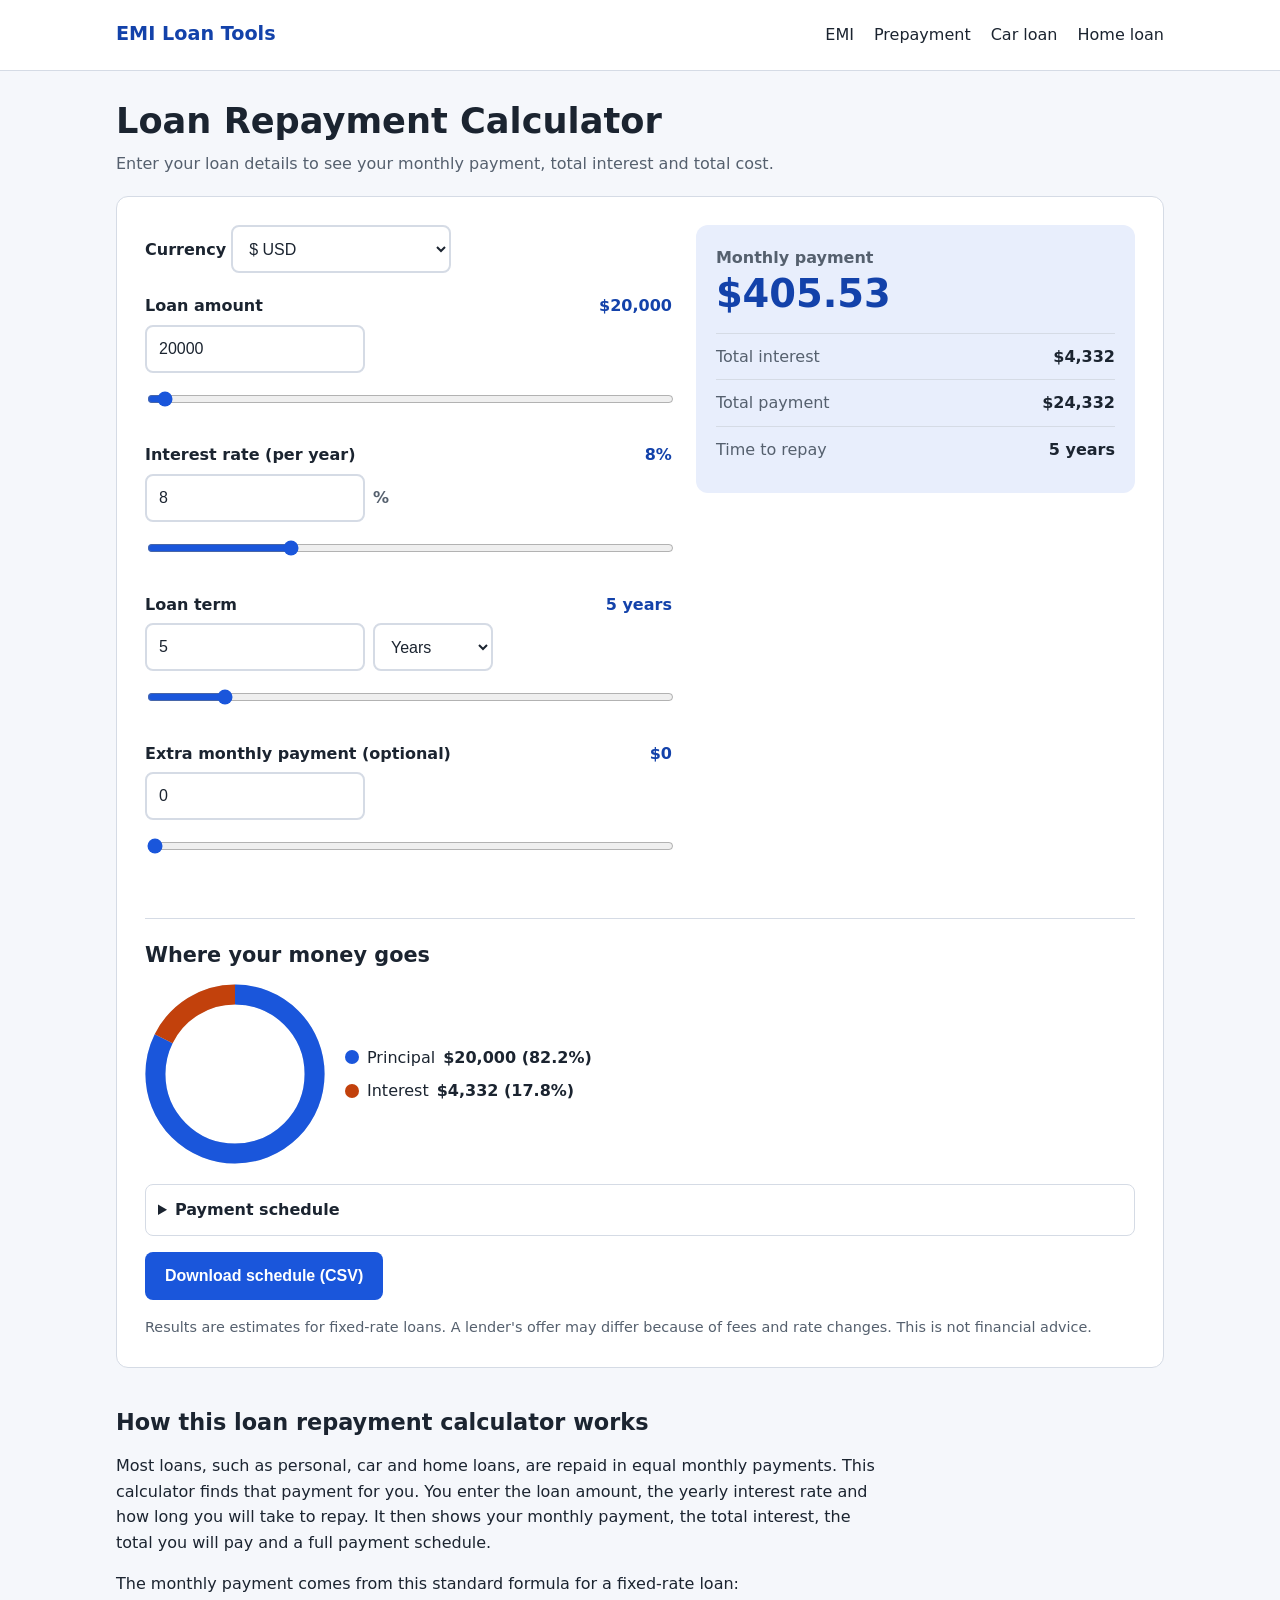
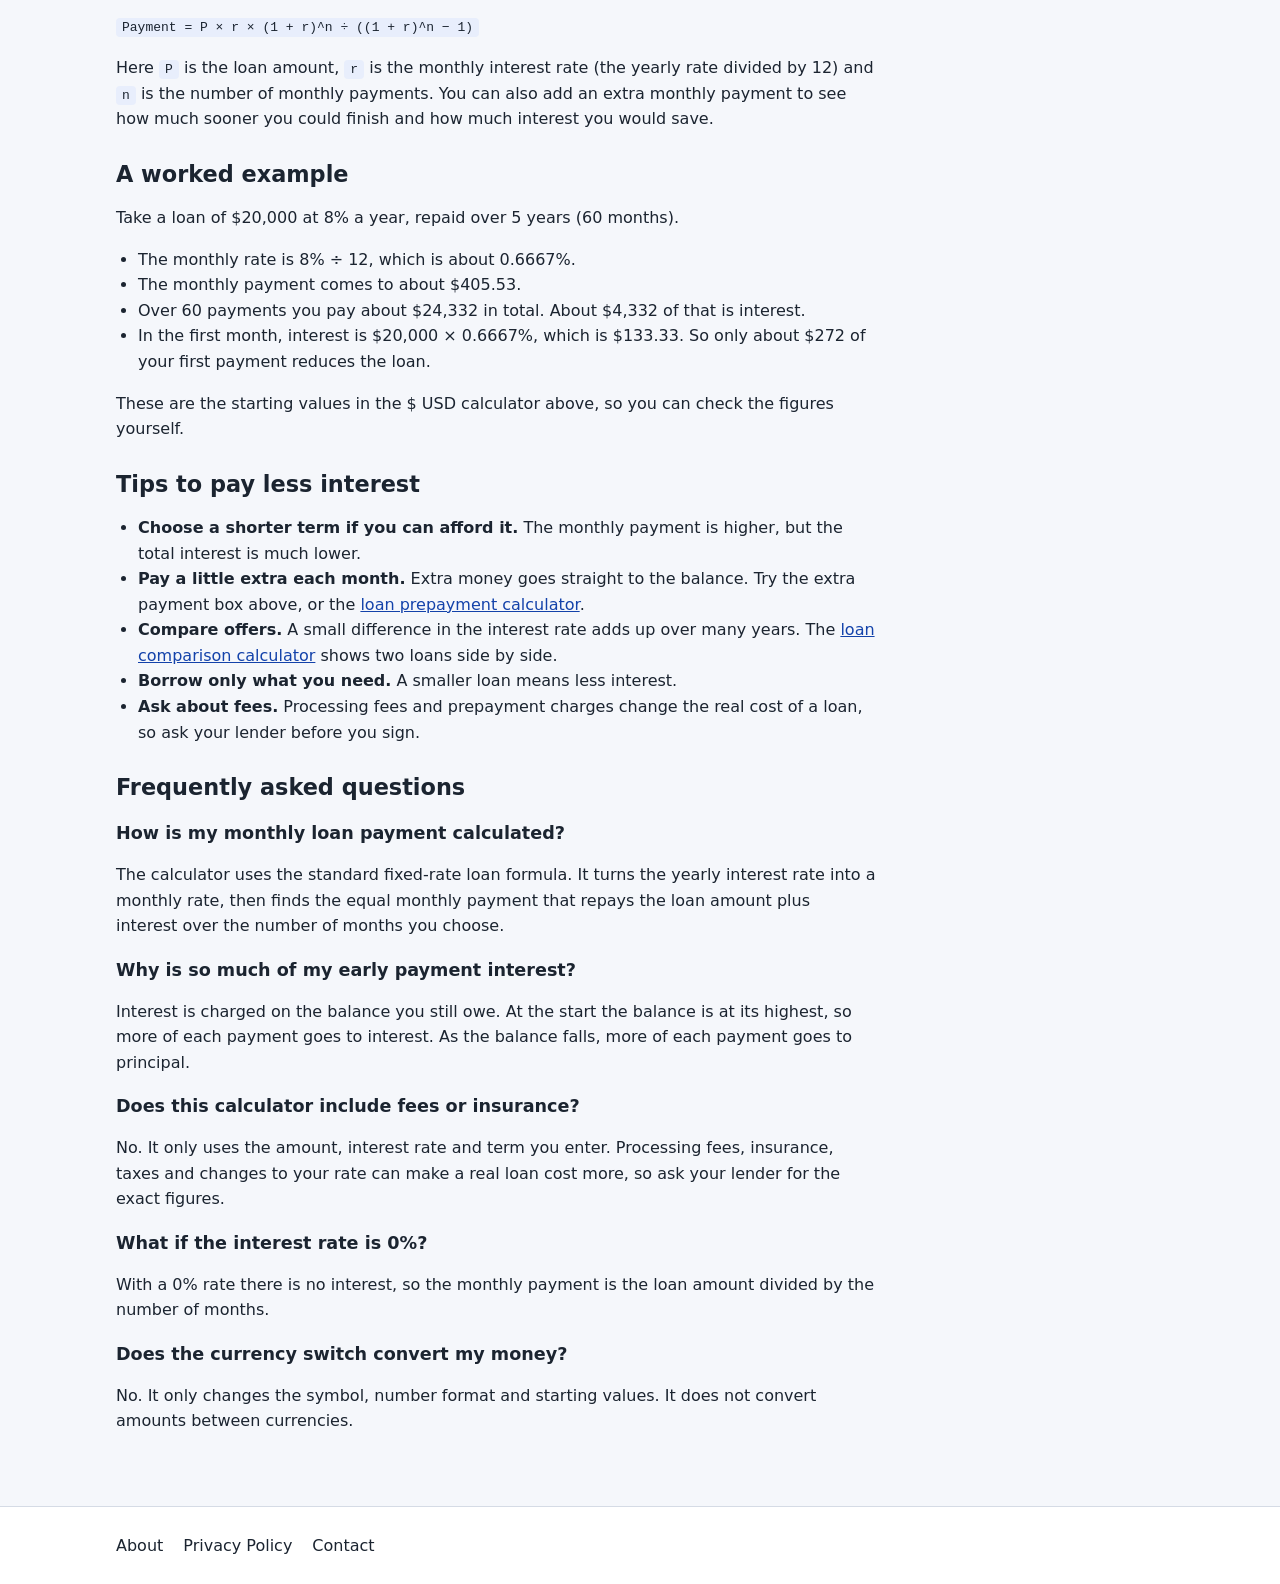
<file: index.html>
<!DOCTYPE html>
<html lang="en">
<head>
  <meta charset="utf-8">
  <meta name="viewport" content="width=device-width, initial-scale=1">
  <title>Loan Repayment Calculator | EMI Loan Tools</title>
  <meta name="description" content="Free loan repayment calculator. Enter the amount, rate and term to see your monthly payment, total interest and a full payment schedule.">
  <link rel="canonical" href="https://emi-loan-tools.netlify.app/">
  <link rel="stylesheet" href="/assets/css/styles.css">
  <script type="application/ld+json">
  {
    "@context": "https://schema.org",
    "@type": "FAQPage",
    "mainEntity": [
      {
        "@type": "Question",
        "name": "How is my monthly loan payment calculated?",
        "acceptedAnswer": {
          "@type": "Answer",
          "text": "The calculator uses the standard fixed-rate loan formula. It turns the yearly interest rate into a monthly rate, then finds the equal monthly payment that repays the loan amount plus interest over the number of months you choose."
        }
      },
      {
        "@type": "Question",
        "name": "Why is so much of my early payment interest?",
        "acceptedAnswer": {
          "@type": "Answer",
          "text": "Interest is charged on the balance you still owe. At the start the balance is at its highest, so more of each payment goes to interest. As the balance falls, more of each payment goes to principal."
        }
      },
      {
        "@type": "Question",
        "name": "Does this calculator include fees or insurance?",
        "acceptedAnswer": {
          "@type": "Answer",
          "text": "No. It only uses the amount, interest rate and term you enter. Processing fees, insurance, taxes and changes to your rate can make a real loan cost more, so ask your lender for the exact figures."
        }
      },
      {
        "@type": "Question",
        "name": "What if the interest rate is 0%?",
        "acceptedAnswer": {
          "@type": "Answer",
          "text": "With a 0% rate there is no interest, so the monthly payment is the loan amount divided by the number of months."
        }
      },
      {
        "@type": "Question",
        "name": "Does the currency switch convert my money?",
        "acceptedAnswer": {
          "@type": "Answer",
          "text": "No. It only changes the symbol, number format and starting values. It does not convert amounts between currencies."
        }
      }
    ]
  }
  </script>
</head>
<body>
  <a class="skip-link" href="#main">Skip to calculator</a>

  <header class="site-header">
    <div class="container header-inner">
      <a class="brand" href="/">EMI Loan Tools</a>
      <nav aria-label="Main">
        <a href="/emi-calculator/">EMI</a>
        <a href="/loan-prepayment-calculator/">Prepayment</a>
        <a href="/car-loan-calculator/">Car loan</a>
        <a href="/home-loan-calculator/">Home loan</a>
      </nav>
    </div>
  </header>

  <main id="main" class="container">
    <h1>Loan Repayment Calculator</h1>
    <p class="intro">Enter your loan details to see your monthly payment, total interest and total cost.</p>

    <section class="calc" data-loan-type="loan-repayment" aria-label="Loan calculator">
      <div class="calc-grid">

        <div class="calc-inputs">
          <div class="field">
            <label for="currency">Currency</label>
            <select id="currency"></select>
          </div>

          <div class="field">
            <div class="field-head">
              <label for="amount-input">Loan amount</label>
              <span class="field-value" id="amount-display"></span>
            </div>
            <div class="input-row"><input type="number" id="amount-input" inputmode="decimal"></div>
            <input type="range" id="amount-slider" aria-label="Loan amount slider">
          </div>

          <div class="field">
            <div class="field-head">
              <label for="rate-input">Interest rate (per year)</label>
              <span class="field-value" id="rate-display"></span>
            </div>
            <div class="input-row"><input type="number" id="rate-input" inputmode="decimal"><span class="suffix">%</span></div>
            <input type="range" id="rate-slider" aria-label="Interest rate slider">
          </div>

          <div class="field">
            <div class="field-head">
              <label for="term-input">Loan term</label>
              <span class="field-value" id="term-display"></span>
            </div>
            <div class="input-row">
              <input type="number" id="term-input" inputmode="decimal">
              <select id="term-unit" aria-label="Term unit">
                <option value="years">Years</option>
                <option value="months">Months</option>
              </select>
            </div>
            <input type="range" id="term-slider" aria-label="Loan term slider">
          </div>

          <div class="field">
            <div class="field-head">
              <label for="extra-input">Extra monthly payment (optional)</label>
              <span class="field-value" id="extra-display"></span>
            </div>
            <div class="input-row"><input type="number" id="extra-input" inputmode="decimal"></div>
            <input type="range" id="extra-slider" aria-label="Extra monthly payment slider">
          </div>
        </div>

        <div class="calc-results" aria-live="polite">
          <p class="result-label">Monthly payment</p>
          <p class="result-main" id="res-payment">-</p>
          <dl class="result-list">
            <div><dt>Total interest</dt><dd id="res-interest">-</dd></div>
            <div><dt>Total payment</dt><dd id="res-total">-</dd></div>
            <div><dt>Time to repay</dt><dd id="res-length">-</dd></div>
          </dl>
          <p class="result-saving" id="res-saving" hidden></p>
        </div>

      </div>

      <div class="calc-extra">
        <h2>Where your money goes</h2>
        <div class="chart-wrap">
          <svg id="donut" viewBox="0 0 36 36" role="img" aria-label="Principal versus interest chart">
            <circle class="donut-ring" cx="18" cy="18" r="15.9155"></circle>
            <circle class="donut-principal" id="donut-principal" cx="18" cy="18" r="15.9155" transform="rotate(-90 18 18)"></circle>
            <circle class="donut-interest" id="donut-interest" cx="18" cy="18" r="15.9155" transform="rotate(-90 18 18)"></circle>
          </svg>
          <ul class="legend">
            <li><span class="dot dot-principal"></span>Principal <strong id="leg-principal"></strong></li>
            <li><span class="dot dot-interest"></span>Interest <strong id="leg-interest"></strong></li>
          </ul>
        </div>

        <details class="schedule" id="schedule">
          <summary>Payment schedule</summary>
          <div class="table-wrap">
            <table>
              <caption>Yearly summary</caption>
              <thead>
                <tr><th scope="col">Year</th><th scope="col">Principal paid</th><th scope="col">Interest paid</th><th scope="col">Balance left</th></tr>
              </thead>
              <tbody id="year-rows"></tbody>
            </table>
          </div>
          <details id="monthly-details">
            <summary>Show month-by-month schedule</summary>
            <div class="table-wrap table-scroll">
              <table>
                <caption>Monthly schedule</caption>
                <thead>
                  <tr><th scope="col">Month</th><th scope="col">Payment</th><th scope="col">Principal</th><th scope="col">Interest</th><th scope="col">Balance</th></tr>
                </thead>
                <tbody id="month-rows"></tbody>
              </table>
            </div>
          </details>
        </details>

        <button type="button" id="download-csv" class="btn">Download schedule (CSV)</button>
      </div>

      <p class="note">Results are estimates for fixed-rate loans. A lender's offer may differ because of fees and rate changes. This is not financial advice.</p>
    </section>

    <section class="content prose" aria-label="About this calculator">
      <h2>How this loan repayment calculator works</h2>
      <p>Most loans, such as personal, car and home loans, are repaid in equal monthly payments. This calculator finds that payment for you. You enter the loan amount, the yearly interest rate and how long you will take to repay. It then shows your monthly payment, the total interest, the total you will pay and a full payment schedule.</p>
      <p>The monthly payment comes from this standard formula for a fixed-rate loan:</p>
      <p><code>Payment = P × r × (1 + r)^n ÷ ((1 + r)^n − 1)</code></p>
      <p>Here <code>P</code> is the loan amount, <code>r</code> is the monthly interest rate (the yearly rate divided by 12) and <code>n</code> is the number of monthly payments. You can also add an extra monthly payment to see how much sooner you could finish and how much interest you would save.</p>

      <h2>A worked example</h2>
      <p>Take a loan of $20,000 at 8% a year, repaid over 5 years (60 months).</p>
      <ul>
        <li>The monthly rate is 8% ÷ 12, which is about 0.6667%.</li>
        <li>The monthly payment comes to about $405.53.</li>
        <li>Over 60 payments you pay about $24,332 in total. About $4,332 of that is interest.</li>
        <li>In the first month, interest is $20,000 × 0.6667%, which is $133.33. So only about $272 of your first payment reduces the loan.</li>
      </ul>
      <p>These are the starting values in the $ USD calculator above, so you can check the figures yourself.</p>

      <h2>Tips to pay less interest</h2>
      <ul>
        <li><strong>Choose a shorter term if you can afford it.</strong> The monthly payment is higher, but the total interest is much lower.</li>
        <li><strong>Pay a little extra each month.</strong> Extra money goes straight to the balance. Try the extra payment box above, or the <a href="/loan-prepayment-calculator/">loan prepayment calculator</a>.</li>
        <li><strong>Compare offers.</strong> A small difference in the interest rate adds up over many years. The <a href="/loan-comparison-calculator/">loan comparison calculator</a> shows two loans side by side.</li>
        <li><strong>Borrow only what you need.</strong> A smaller loan means less interest.</li>
        <li><strong>Ask about fees.</strong> Processing fees and prepayment charges change the real cost of a loan, so ask your lender before you sign.</li>
      </ul>

      <h2>Frequently asked questions</h2>

      <h3>How is my monthly loan payment calculated?</h3>
      <p>The calculator uses the standard fixed-rate loan formula. It turns the yearly interest rate into a monthly rate, then finds the equal monthly payment that repays the loan amount plus interest over the number of months you choose.</p>

      <h3>Why is so much of my early payment interest?</h3>
      <p>Interest is charged on the balance you still owe. At the start the balance is at its highest, so more of each payment goes to interest. As the balance falls, more of each payment goes to principal.</p>

      <h3>Does this calculator include fees or insurance?</h3>
      <p>No. It only uses the amount, interest rate and term you enter. Processing fees, insurance, taxes and changes to your rate can make a real loan cost more, so ask your lender for the exact figures.</p>

      <h3>What if the interest rate is 0%?</h3>
      <p>With a 0% rate there is no interest, so the monthly payment is the loan amount divided by the number of months.</p>

      <h3>Does the currency switch convert my money?</h3>
      <p>No. It only changes the symbol, number format and starting values. It does not convert amounts between currencies.</p>
    </section>
  </main>

  <footer class="site-footer">
    <div class="container">
      <nav aria-label="Footer">
        <a href="/about/">About</a>
        <a href="/privacy-policy/">Privacy Policy</a>
        <a href="/contact/">Contact</a>
      </nav>
    </div>
  </footer>

  <script src="/assets/js/settings.js" defer></script>
  <script src="/assets/js/currency.js" defer></script>
  <script src="/assets/js/engine.js" defer></script>
  <script src="/assets/js/app.js" defer></script>
</body>
</html>
</file>
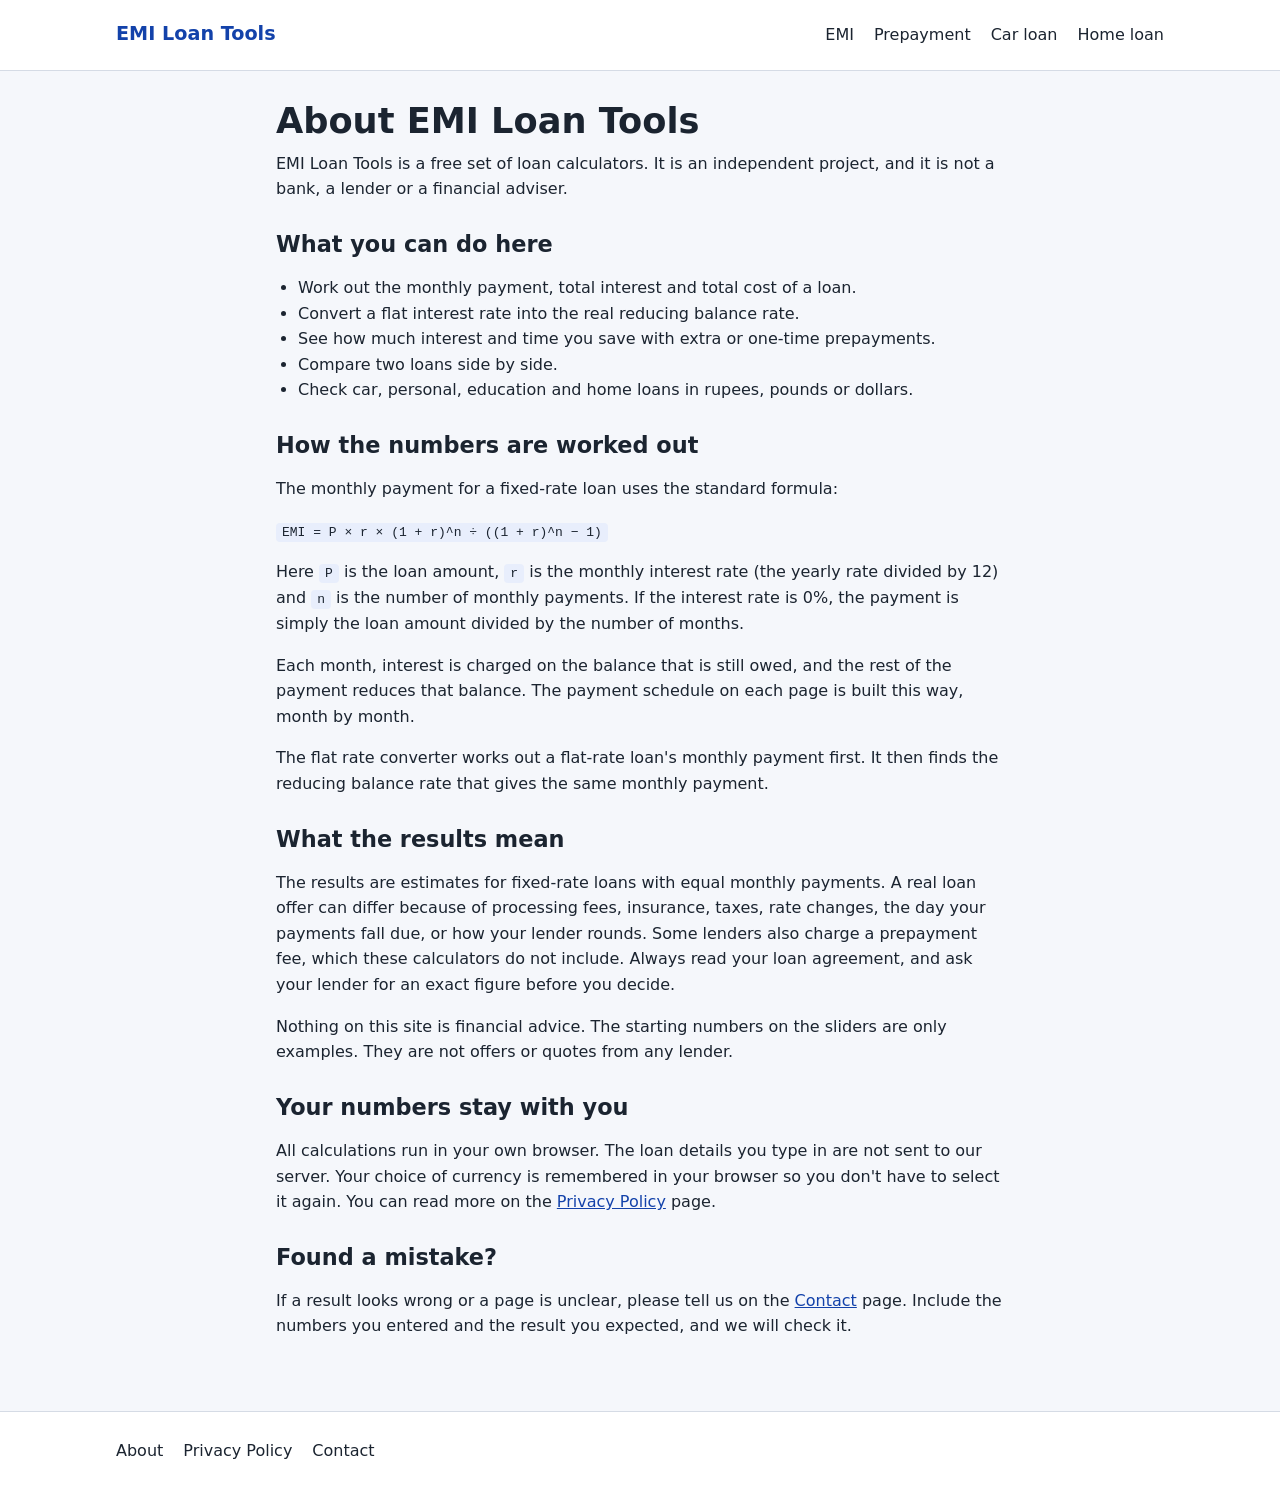
<file: about/index.html>
<!DOCTYPE html>
<html lang="en">
<head>
  <meta charset="utf-8">
  <meta name="viewport" content="width=device-width, initial-scale=1">
  <title>About EMI Loan Tools</title>
  <meta name="description" content="About EMI Loan Tools: free loan calculators, how the numbers are worked out, and what they can and cannot tell you.">
  <link rel="stylesheet" href="/assets/css/styles.css">
</head>
<body>
  <a class="skip-link" href="#main">Skip to content</a>

  <header class="site-header">
    <div class="container header-inner">
      <a class="brand" href="/">EMI Loan Tools</a>
      <nav aria-label="Main">
        <a href="/emi-calculator/">EMI</a>
        <a href="/loan-prepayment-calculator/">Prepayment</a>
        <a href="/car-loan-calculator/">Car loan</a>
        <a href="/home-loan-calculator/">Home loan</a>
      </nav>
    </div>
  </header>

  <main id="main" class="container prose">
    <h1>About EMI Loan Tools</h1>
    <p class="intro">EMI Loan Tools is a free set of loan calculators. It is an independent project, and it is not a bank, a lender or a financial adviser.</p>

    <h2>What you can do here</h2>
    <ul>
      <li>Work out the monthly payment, total interest and total cost of a loan.</li>
      <li>Convert a flat interest rate into the real reducing balance rate.</li>
      <li>See how much interest and time you save with extra or one-time prepayments.</li>
      <li>Compare two loans side by side.</li>
      <li>Check car, personal, education and home loans in rupees, pounds or dollars.</li>
    </ul>

    <h2>How the numbers are worked out</h2>
    <p>The monthly payment for a fixed-rate loan uses the standard formula:</p>
    <p><code>EMI = P × r × (1 + r)^n ÷ ((1 + r)^n − 1)</code></p>
    <p>Here <code>P</code> is the loan amount, <code>r</code> is the monthly interest rate (the yearly rate divided by 12) and <code>n</code> is the number of monthly payments. If the interest rate is 0%, the payment is simply the loan amount divided by the number of months.</p>
    <p>Each month, interest is charged on the balance that is still owed, and the rest of the payment reduces that balance. The payment schedule on each page is built this way, month by month.</p>
    <p>The flat rate converter works out a flat-rate loan's monthly payment first. It then finds the reducing balance rate that gives the same monthly payment.</p>

    <h2>What the results mean</h2>
    <p>The results are estimates for fixed-rate loans with equal monthly payments. A real loan offer can differ because of processing fees, insurance, taxes, rate changes, the day your payments fall due, or how your lender rounds. Some lenders also charge a prepayment fee, which these calculators do not include. Always read your loan agreement, and ask your lender for an exact figure before you decide.</p>
    <p>Nothing on this site is financial advice. The starting numbers on the sliders are only examples. They are not offers or quotes from any lender.</p>

    <h2>Your numbers stay with you</h2>
    <p>All calculations run in your own browser. The loan details you type in are not sent to our server. Your choice of currency is remembered in your browser so you don't have to select it again. You can read more on the <a href="/privacy-policy/">Privacy Policy</a> page.</p>

    <h2>Found a mistake?</h2>
    <p>If a result looks wrong or a page is unclear, please tell us on the <a href="/contact/">Contact</a> page. Include the numbers you entered and the result you expected, and we will check it.</p>
  </main>

  <footer class="site-footer">
    <div class="container">
      <nav aria-label="Footer">
        <a href="/about/">About</a>
        <a href="/privacy-policy/">Privacy Policy</a>
        <a href="/contact/">Contact</a>
      </nav>
    </div>
  </footer>
</body>
</html>
</file>
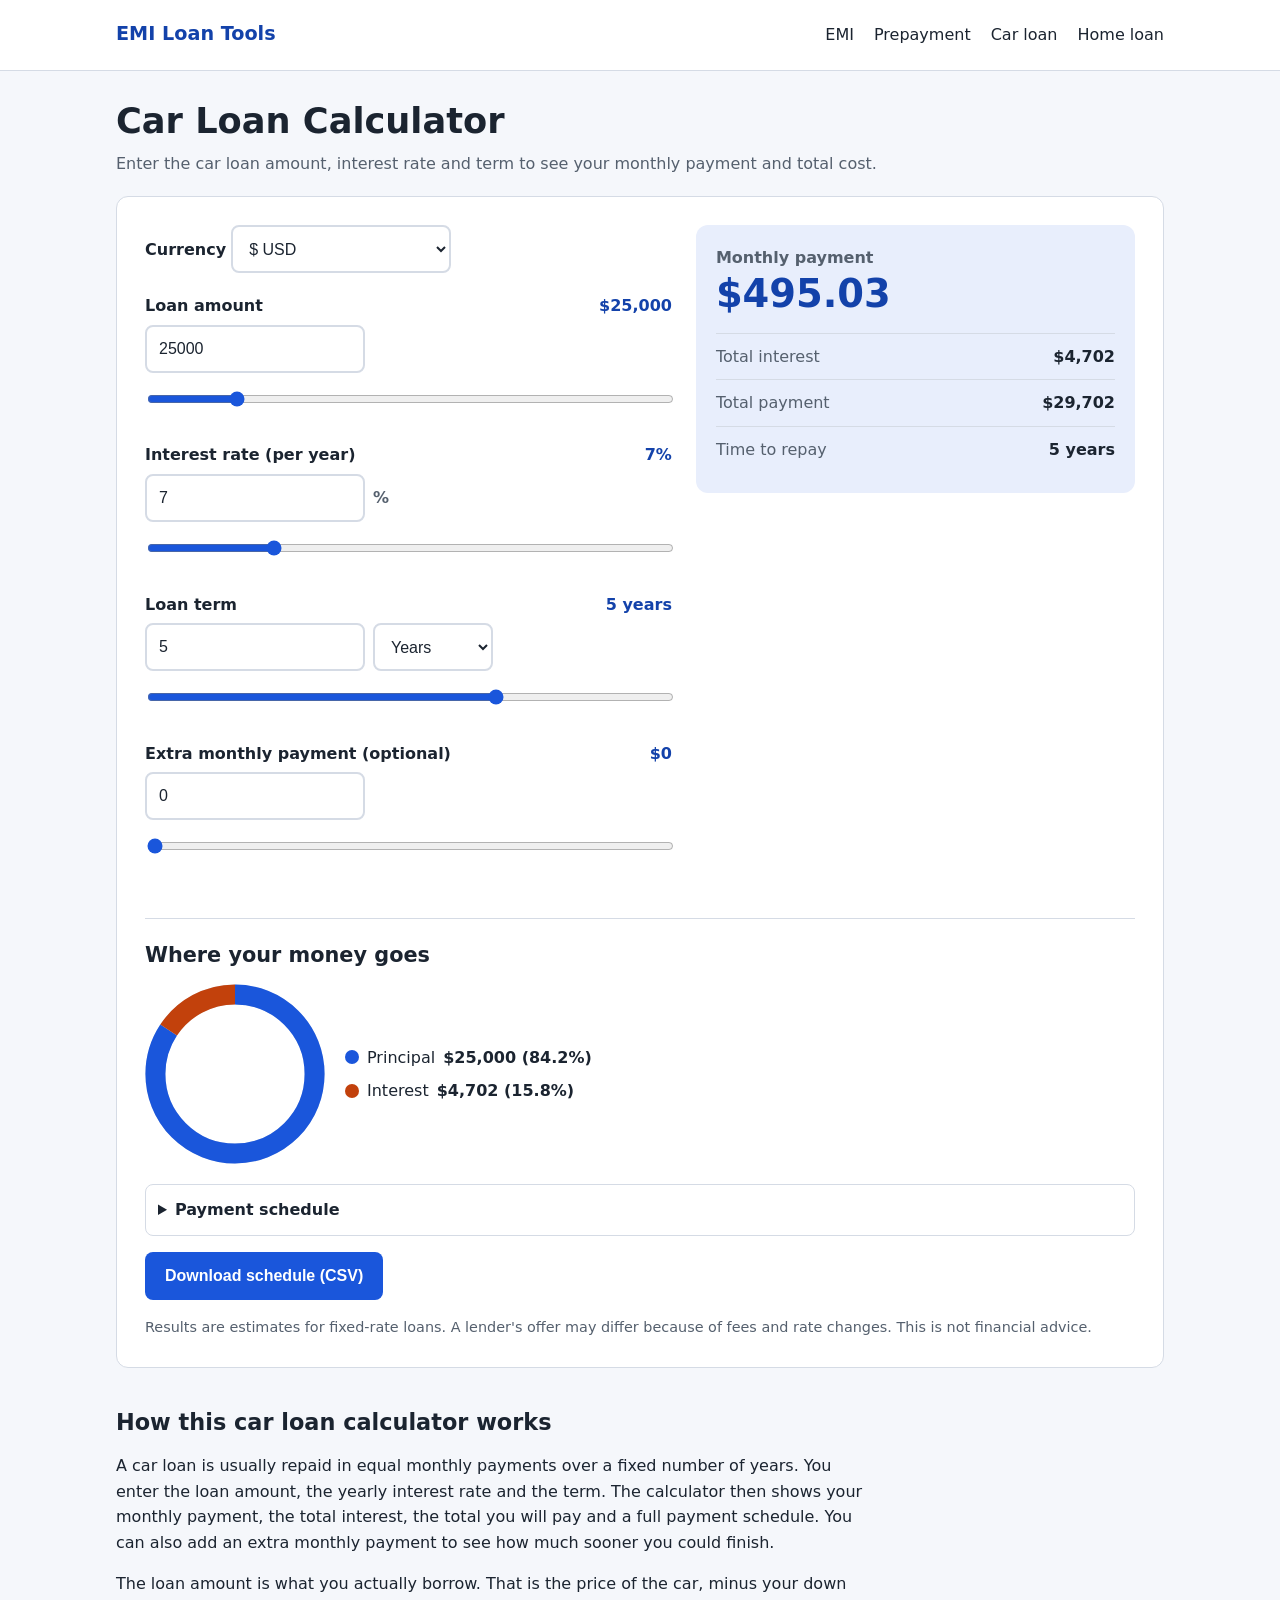
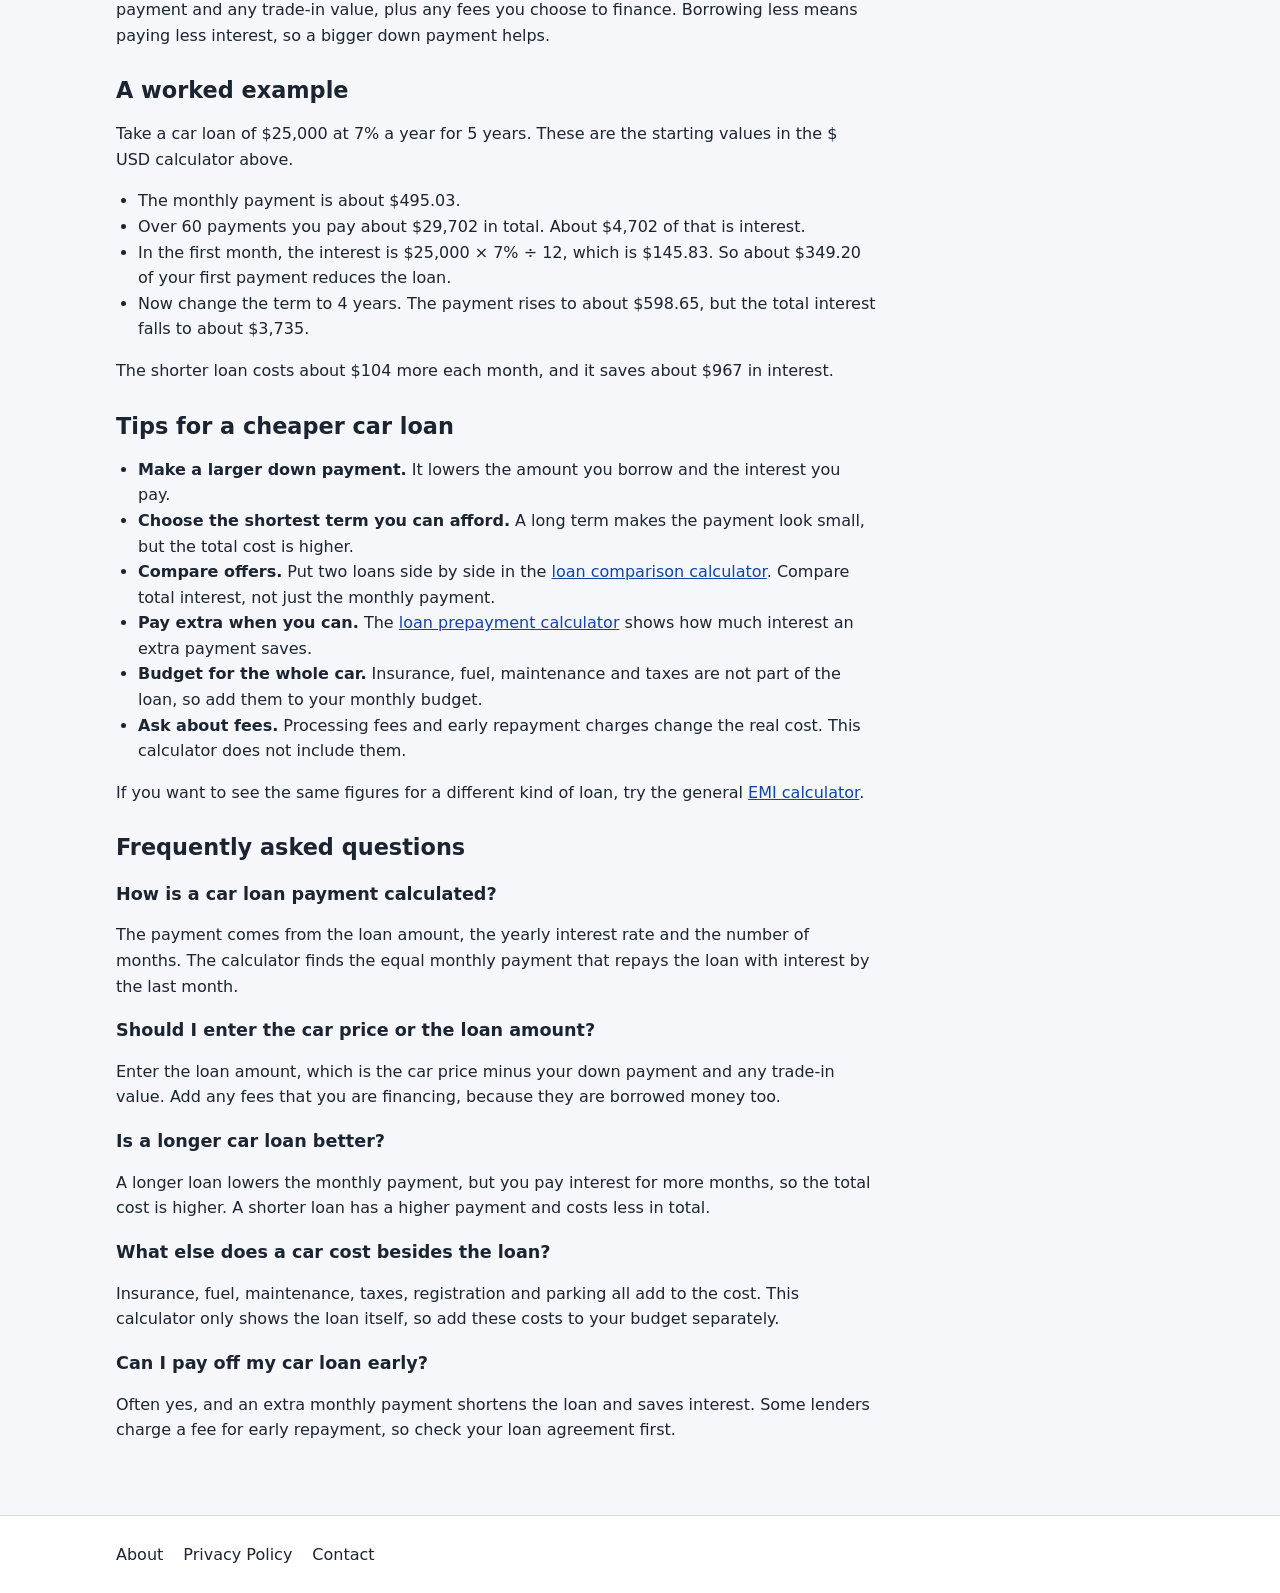
<file: car-loan-calculator/index.html>
<!DOCTYPE html>
<html lang="en">
<head>
  <meta charset="utf-8">
  <meta name="viewport" content="width=device-width, initial-scale=1">
  <title>Car Loan Calculator | EMI Loan Tools</title>
  <meta name="description" content="Free car loan calculator. Enter the loan amount, rate and term to see your monthly car payment, total interest and a full payment schedule.">
  <link rel="canonical" href="https://emi-loan-tools.netlify.app/car-loan-calculator/">
  <link rel="stylesheet" href="/assets/css/styles.css">
  <script type="application/ld+json">
  {
    "@context": "https://schema.org",
    "@type": "FAQPage",
    "mainEntity": [
      {
        "@type": "Question",
        "name": "How is a car loan payment calculated?",
        "acceptedAnswer": {
          "@type": "Answer",
          "text": "The payment comes from the loan amount, the yearly interest rate and the number of months. The calculator finds the equal monthly payment that repays the loan with interest by the last month."
        }
      },
      {
        "@type": "Question",
        "name": "Should I enter the car price or the loan amount?",
        "acceptedAnswer": {
          "@type": "Answer",
          "text": "Enter the loan amount, which is the car price minus your down payment and any trade-in value. Add any fees that you are financing, because they are borrowed money too."
        }
      },
      {
        "@type": "Question",
        "name": "Is a longer car loan better?",
        "acceptedAnswer": {
          "@type": "Answer",
          "text": "A longer loan lowers the monthly payment, but you pay interest for more months, so the total cost is higher. A shorter loan has a higher payment and costs less in total."
        }
      },
      {
        "@type": "Question",
        "name": "What else does a car cost besides the loan?",
        "acceptedAnswer": {
          "@type": "Answer",
          "text": "Insurance, fuel, maintenance, taxes, registration and parking all add to the cost. This calculator only shows the loan itself, so add these costs to your budget separately."
        }
      },
      {
        "@type": "Question",
        "name": "Can I pay off my car loan early?",
        "acceptedAnswer": {
          "@type": "Answer",
          "text": "Often yes, and an extra monthly payment shortens the loan and saves interest. Some lenders charge a fee for early repayment, so check your loan agreement first."
        }
      }
    ]
  }
  </script>
</head>
<body>
  <a class="skip-link" href="#main">Skip to calculator</a>

  <header class="site-header">
    <div class="container header-inner">
      <a class="brand" href="/">EMI Loan Tools</a>
      <nav aria-label="Main">
        <a href="/emi-calculator/">EMI</a>
        <a href="/loan-prepayment-calculator/">Prepayment</a>
        <a href="/car-loan-calculator/">Car loan</a>
        <a href="/home-loan-calculator/">Home loan</a>
      </nav>
    </div>
  </header>

  <main id="main" class="container">
    <h1>Car Loan Calculator</h1>
    <p class="intro">Enter the car loan amount, interest rate and term to see your monthly payment and total cost.</p>

    <section class="calc" data-loan-type="car-loan" aria-label="Loan calculator">
      <div class="calc-grid">

        <div class="calc-inputs">
          <div class="field">
            <label for="currency">Currency</label>
            <select id="currency"></select>
          </div>

          <div class="field">
            <div class="field-head">
              <label for="amount-input">Loan amount</label>
              <span class="field-value" id="amount-display"></span>
            </div>
            <div class="input-row"><input type="number" id="amount-input" inputmode="decimal"></div>
            <input type="range" id="amount-slider" aria-label="Loan amount slider">
          </div>

          <div class="field">
            <div class="field-head">
              <label for="rate-input">Interest rate (per year)</label>
              <span class="field-value" id="rate-display"></span>
            </div>
            <div class="input-row"><input type="number" id="rate-input" inputmode="decimal"><span class="suffix">%</span></div>
            <input type="range" id="rate-slider" aria-label="Interest rate slider">
          </div>

          <div class="field">
            <div class="field-head">
              <label for="term-input">Loan term</label>
              <span class="field-value" id="term-display"></span>
            </div>
            <div class="input-row">
              <input type="number" id="term-input" inputmode="decimal">
              <select id="term-unit" aria-label="Term unit">
                <option value="years">Years</option>
                <option value="months">Months</option>
              </select>
            </div>
            <input type="range" id="term-slider" aria-label="Loan term slider">
          </div>

          <div class="field">
            <div class="field-head">
              <label for="extra-input">Extra monthly payment (optional)</label>
              <span class="field-value" id="extra-display"></span>
            </div>
            <div class="input-row"><input type="number" id="extra-input" inputmode="decimal"></div>
            <input type="range" id="extra-slider" aria-label="Extra monthly payment slider">
          </div>
        </div>

        <div class="calc-results" aria-live="polite">
          <p class="result-label">Monthly payment</p>
          <p class="result-main" id="res-payment">-</p>
          <dl class="result-list">
            <div><dt>Total interest</dt><dd id="res-interest">-</dd></div>
            <div><dt>Total payment</dt><dd id="res-total">-</dd></div>
            <div><dt>Time to repay</dt><dd id="res-length">-</dd></div>
          </dl>
          <p class="result-saving" id="res-saving" hidden></p>
        </div>

      </div>

      <div class="calc-extra">
        <h2>Where your money goes</h2>
        <div class="chart-wrap">
          <svg id="donut" viewBox="0 0 36 36" role="img" aria-label="Principal versus interest chart">
            <circle class="donut-ring" cx="18" cy="18" r="15.9155"></circle>
            <circle class="donut-principal" id="donut-principal" cx="18" cy="18" r="15.9155" transform="rotate(-90 18 18)"></circle>
            <circle class="donut-interest" id="donut-interest" cx="18" cy="18" r="15.9155" transform="rotate(-90 18 18)"></circle>
          </svg>
          <ul class="legend">
            <li><span class="dot dot-principal"></span>Principal <strong id="leg-principal"></strong></li>
            <li><span class="dot dot-interest"></span>Interest <strong id="leg-interest"></strong></li>
          </ul>
        </div>

        <details class="schedule" id="schedule">
          <summary>Payment schedule</summary>
          <div class="table-wrap">
            <table>
              <caption>Yearly summary</caption>
              <thead>
                <tr><th scope="col">Year</th><th scope="col">Principal paid</th><th scope="col">Interest paid</th><th scope="col">Balance left</th></tr>
              </thead>
              <tbody id="year-rows"></tbody>
            </table>
          </div>
          <details id="monthly-details">
            <summary>Show month-by-month schedule</summary>
            <div class="table-wrap table-scroll">
              <table>
                <caption>Monthly schedule</caption>
                <thead>
                  <tr><th scope="col">Month</th><th scope="col">Payment</th><th scope="col">Principal</th><th scope="col">Interest</th><th scope="col">Balance</th></tr>
                </thead>
                <tbody id="month-rows"></tbody>
              </table>
            </div>
          </details>
        </details>

        <button type="button" id="download-csv" class="btn">Download schedule (CSV)</button>
      </div>

      <p class="note">Results are estimates for fixed-rate loans. A lender's offer may differ because of fees and rate changes. This is not financial advice.</p>
    </section>
      <section class="content prose" aria-label="About this calculator">
      <h2>How this car loan calculator works</h2>
      <p>A car loan is usually repaid in equal monthly payments over a fixed number of years. You enter the loan amount, the yearly interest rate and the term. The calculator then shows your monthly payment, the total interest, the total you will pay and a full payment schedule. You can also add an extra monthly payment to see how much sooner you could finish.</p>
      <p>The loan amount is what you actually borrow. That is the price of the car, minus your down payment and any trade-in value, plus any fees you choose to finance. Borrowing less means paying less interest, so a bigger down payment helps.</p>

      <h2>A worked example</h2>
      <p>Take a car loan of $25,000 at 7% a year for 5 years. These are the starting values in the $ USD calculator above.</p>
      <ul>
        <li>The monthly payment is about $495.03.</li>
        <li>Over 60 payments you pay about $29,702 in total. About $4,702 of that is interest.</li>
        <li>In the first month, the interest is $25,000 × 7% ÷ 12, which is $145.83. So about $349.20 of your first payment reduces the loan.</li>
        <li>Now change the term to 4 years. The payment rises to about $598.65, but the total interest falls to about $3,735.</li>
      </ul>
      <p>The shorter loan costs about $104 more each month, and it saves about $967 in interest.</p>

      <h2>Tips for a cheaper car loan</h2>
      <ul>
        <li><strong>Make a larger down payment.</strong> It lowers the amount you borrow and the interest you pay.</li>
        <li><strong>Choose the shortest term you can afford.</strong> A long term makes the payment look small, but the total cost is higher.</li>
        <li><strong>Compare offers.</strong> Put two loans side by side in the <a href="/loan-comparison-calculator/">loan comparison calculator</a>. Compare total interest, not just the monthly payment.</li>
        <li><strong>Pay extra when you can.</strong> The <a href="/loan-prepayment-calculator/">loan prepayment calculator</a> shows how much interest an extra payment saves.</li>
        <li><strong>Budget for the whole car.</strong> Insurance, fuel, maintenance and taxes are not part of the loan, so add them to your monthly budget.</li>
        <li><strong>Ask about fees.</strong> Processing fees and early repayment charges change the real cost. This calculator does not include them.</li>
      </ul>
      <p>If you want to see the same figures for a different kind of loan, try the general <a href="/emi-calculator/">EMI calculator</a>.</p>

      <h2>Frequently asked questions</h2>

      <h3>How is a car loan payment calculated?</h3>
      <p>The payment comes from the loan amount, the yearly interest rate and the number of months. The calculator finds the equal monthly payment that repays the loan with interest by the last month.</p>

      <h3>Should I enter the car price or the loan amount?</h3>
      <p>Enter the loan amount, which is the car price minus your down payment and any trade-in value. Add any fees that you are financing, because they are borrowed money too.</p>

      <h3>Is a longer car loan better?</h3>
      <p>A longer loan lowers the monthly payment, but you pay interest for more months, so the total cost is higher. A shorter loan has a higher payment and costs less in total.</p>

      <h3>What else does a car cost besides the loan?</h3>
      <p>Insurance, fuel, maintenance, taxes, registration and parking all add to the cost. This calculator only shows the loan itself, so add these costs to your budget separately.</p>

      <h3>Can I pay off my car loan early?</h3>
      <p>Often yes, and an extra monthly payment shortens the loan and saves interest. Some lenders charge a fee for early repayment, so check your loan agreement first.</p>
    </section>
  </main>

  <footer class="site-footer">
    <div class="container">
      <nav aria-label="Footer">
        <a href="/about/">About</a>
        <a href="/privacy-policy/">Privacy Policy</a>
        <a href="/contact/">Contact</a>
      </nav>
    </div>
  </footer>

  <script src="/assets/js/settings.js" defer></script>
  <script src="/assets/js/currency.js" defer></script>
  <script src="/assets/js/engine.js" defer></script>
  <script src="/assets/js/app.js" defer></script>
</body>
</html>
</file>
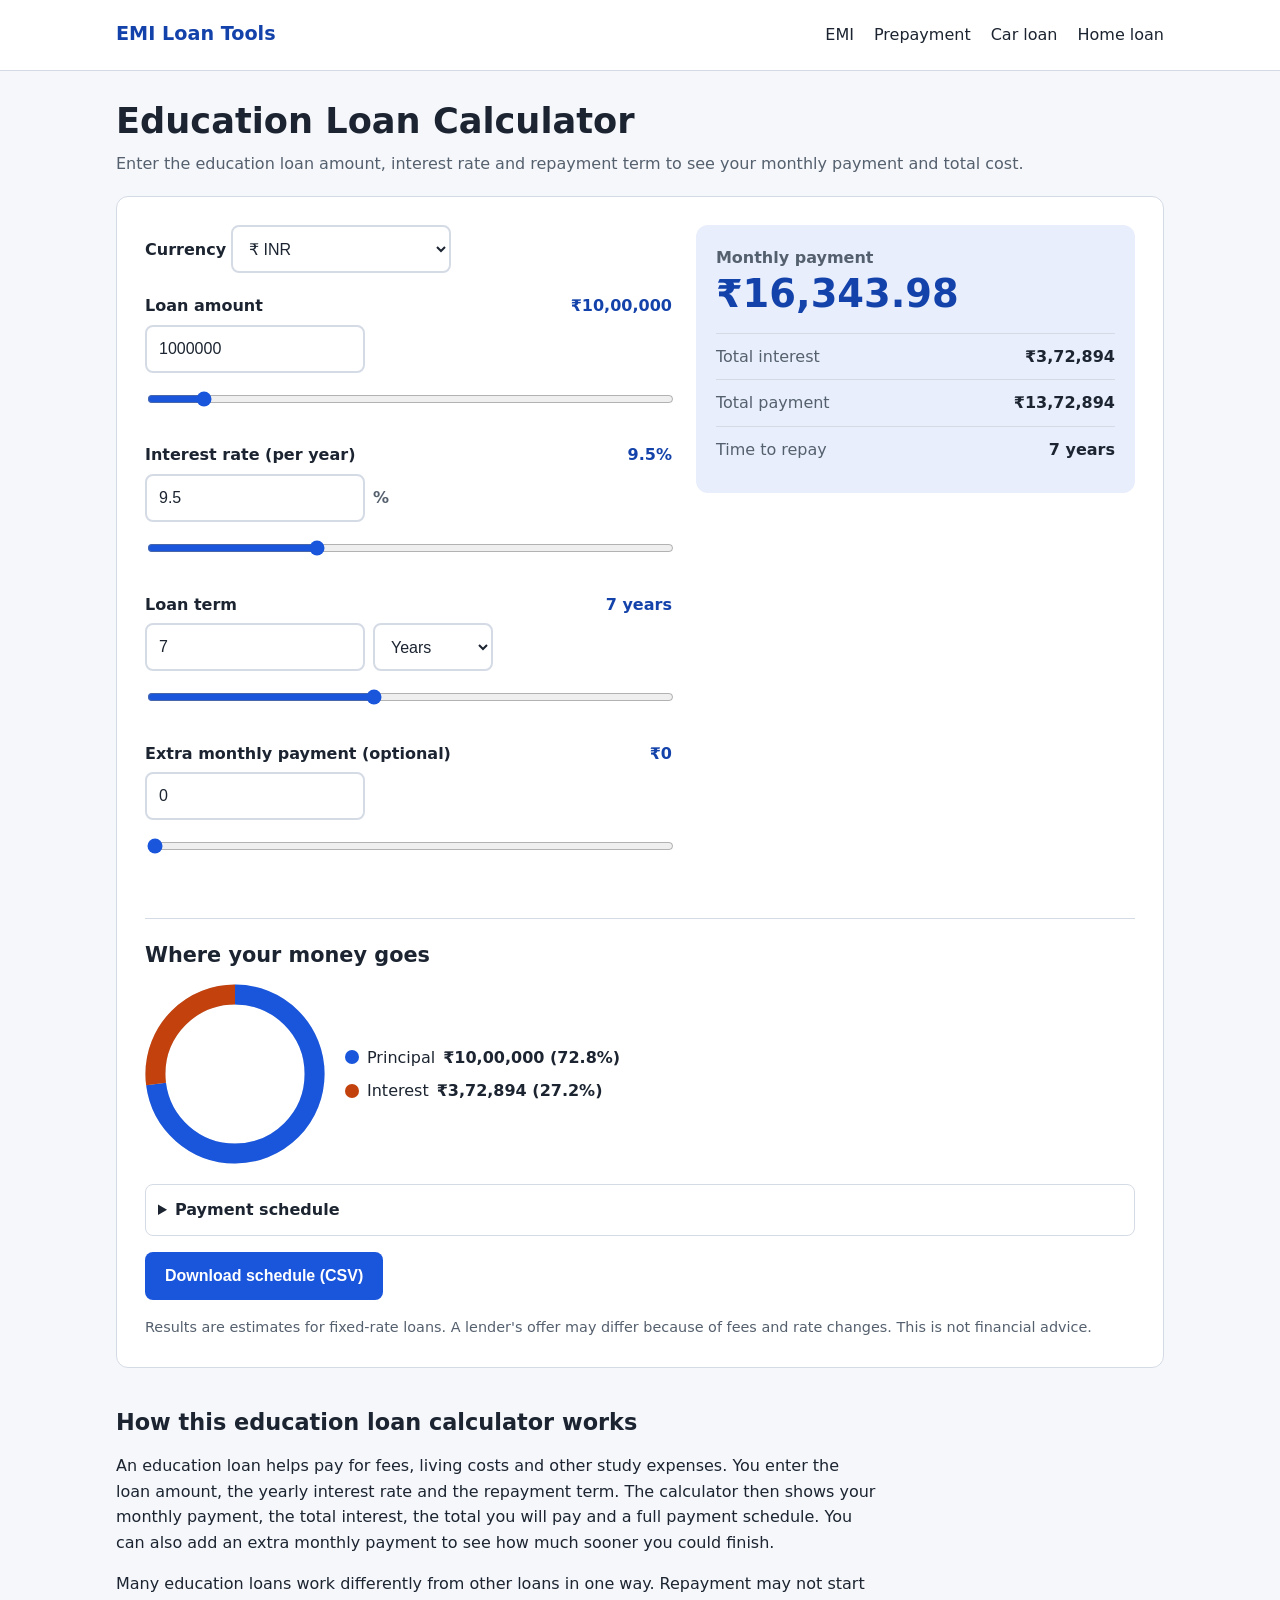
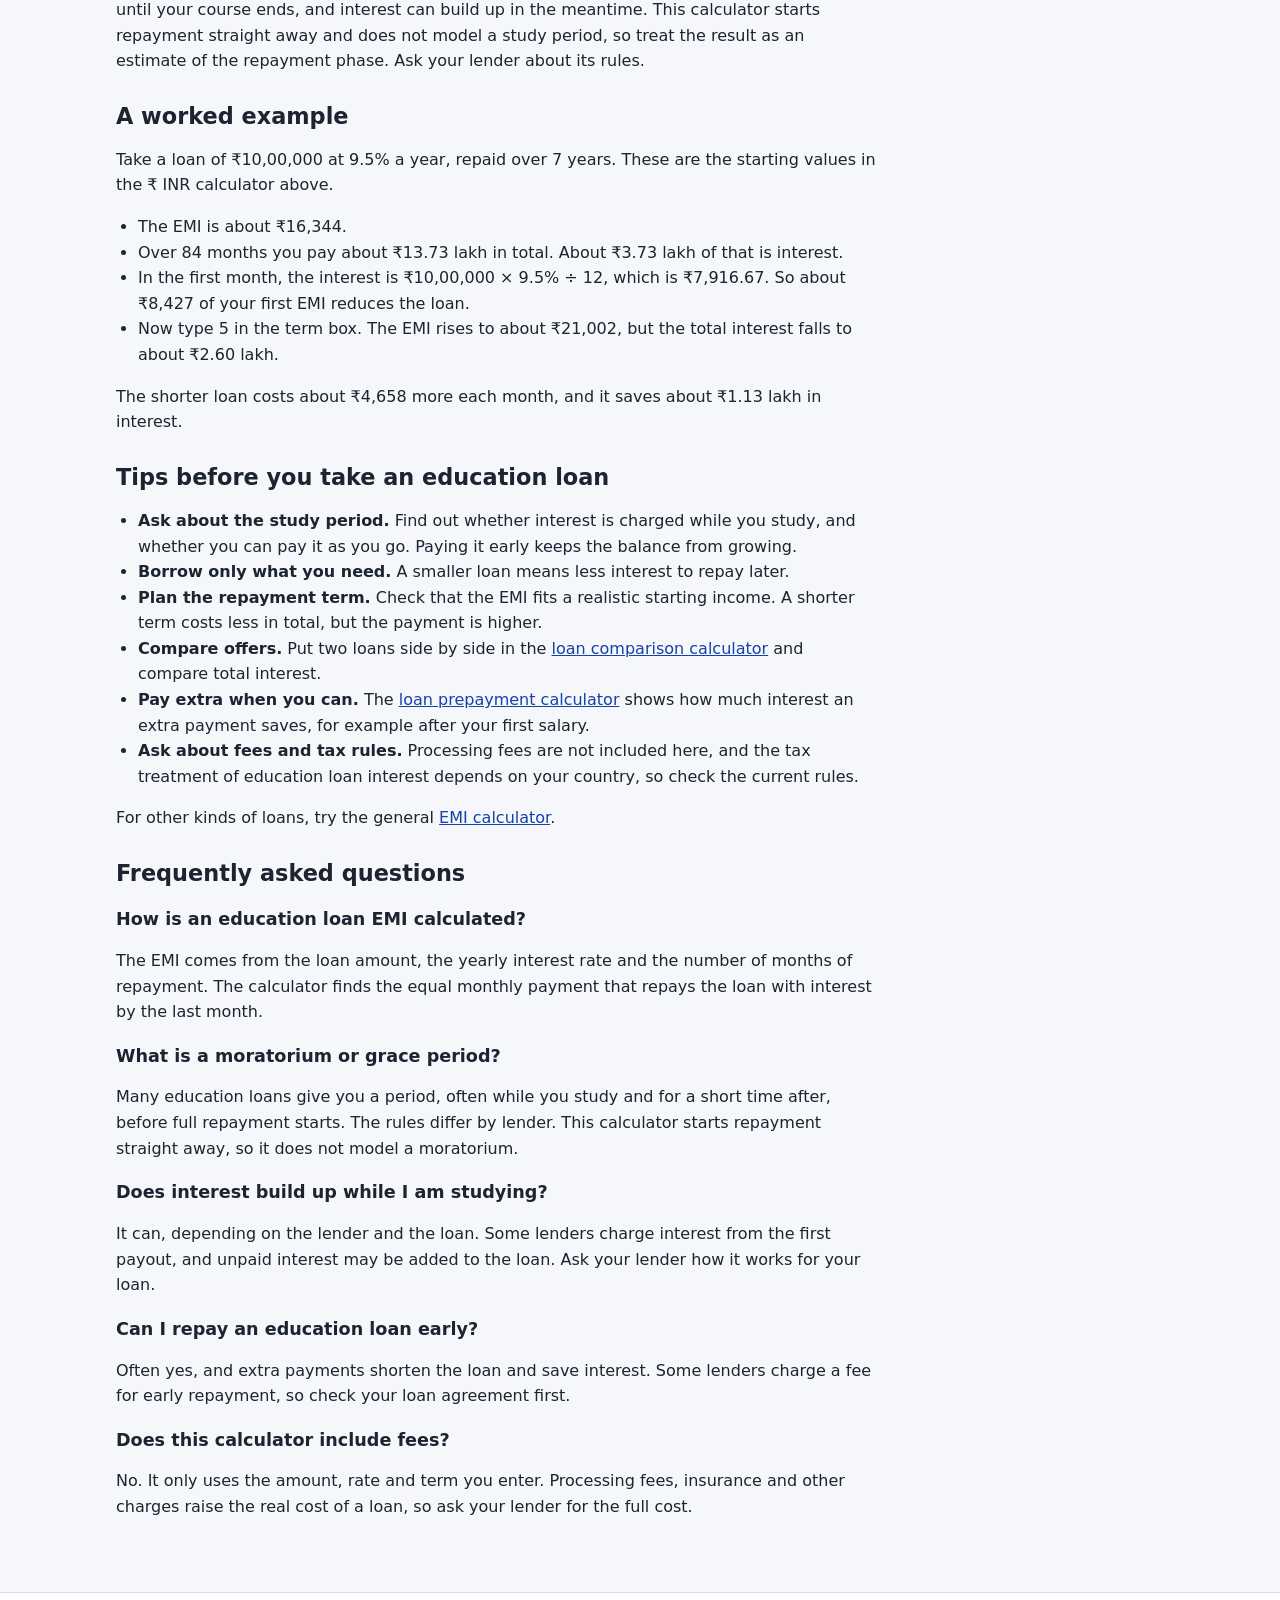
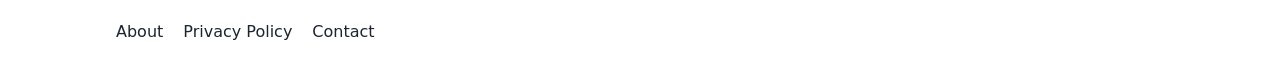
<file: education-loan-calculator/index.html>
<!DOCTYPE html>
<html lang="en">
<head>
  <meta charset="utf-8">
  <meta name="viewport" content="width=device-width, initial-scale=1">
  <title>Education Loan Calculator | EMI Loan Tools</title>
  <meta name="description" content="Free education loan calculator. Enter the amount, rate and term to see your monthly payment, total interest and a full payment schedule.">
  <link rel="canonical" href="https://emi-loan-tools.netlify.app/education-loan-calculator/">
  <link rel="stylesheet" href="/assets/css/styles.css">
  <script type="application/ld+json">
  {
    "@context": "https://schema.org",
    "@type": "FAQPage",
    "mainEntity": [
      {
        "@type": "Question",
        "name": "How is an education loan EMI calculated?",
        "acceptedAnswer": {
          "@type": "Answer",
          "text": "The EMI comes from the loan amount, the yearly interest rate and the number of months of repayment. The calculator finds the equal monthly payment that repays the loan with interest by the last month."
        }
      },
      {
        "@type": "Question",
        "name": "What is a moratorium or grace period?",
        "acceptedAnswer": {
          "@type": "Answer",
          "text": "Many education loans give you a period, often while you study and for a short time after, before full repayment starts. The rules differ by lender. This calculator starts repayment straight away, so it does not model a moratorium."
        }
      },
      {
        "@type": "Question",
        "name": "Does interest build up while I am studying?",
        "acceptedAnswer": {
          "@type": "Answer",
          "text": "It can, depending on the lender and the loan. Some lenders charge interest from the first payout, and unpaid interest may be added to the loan. Ask your lender how it works for your loan."
        }
      },
      {
        "@type": "Question",
        "name": "Can I repay an education loan early?",
        "acceptedAnswer": {
          "@type": "Answer",
          "text": "Often yes, and extra payments shorten the loan and save interest. Some lenders charge a fee for early repayment, so check your loan agreement first."
        }
      },
      {
        "@type": "Question",
        "name": "Does this calculator include fees?",
        "acceptedAnswer": {
          "@type": "Answer",
          "text": "No. It only uses the amount, rate and term you enter. Processing fees, insurance and other charges raise the real cost of a loan, so ask your lender for the full cost."
        }
      }
    ]
  }
  </script>
</head>
<body>
  <a class="skip-link" href="#main">Skip to calculator</a>

  <header class="site-header">
    <div class="container header-inner">
      <a class="brand" href="/">EMI Loan Tools</a>
      <nav aria-label="Main">
        <a href="/emi-calculator/">EMI</a>
        <a href="/loan-prepayment-calculator/">Prepayment</a>
        <a href="/car-loan-calculator/">Car loan</a>
        <a href="/home-loan-calculator/">Home loan</a>
      </nav>
    </div>
  </header>

  <main id="main" class="container">
    <h1>Education Loan Calculator</h1>
    <p class="intro">Enter the education loan amount, interest rate and repayment term to see your monthly payment and total cost.</p>

    <section class="calc" data-loan-type="education-loan" aria-label="Loan calculator">
      <div class="calc-grid">

        <div class="calc-inputs">
          <div class="field">
            <label for="currency">Currency</label>
            <select id="currency"></select>
          </div>

          <div class="field">
            <div class="field-head">
              <label for="amount-input">Loan amount</label>
              <span class="field-value" id="amount-display"></span>
            </div>
            <div class="input-row"><input type="number" id="amount-input" inputmode="decimal"></div>
            <input type="range" id="amount-slider" aria-label="Loan amount slider">
          </div>

          <div class="field">
            <div class="field-head">
              <label for="rate-input">Interest rate (per year)</label>
              <span class="field-value" id="rate-display"></span>
            </div>
            <div class="input-row"><input type="number" id="rate-input" inputmode="decimal"><span class="suffix">%</span></div>
            <input type="range" id="rate-slider" aria-label="Interest rate slider">
          </div>

          <div class="field">
            <div class="field-head">
              <label for="term-input">Loan term</label>
              <span class="field-value" id="term-display"></span>
            </div>
            <div class="input-row">
              <input type="number" id="term-input" inputmode="decimal">
              <select id="term-unit" aria-label="Term unit">
                <option value="years">Years</option>
                <option value="months">Months</option>
              </select>
            </div>
            <input type="range" id="term-slider" aria-label="Loan term slider">
          </div>

          <div class="field">
            <div class="field-head">
              <label for="extra-input">Extra monthly payment (optional)</label>
              <span class="field-value" id="extra-display"></span>
            </div>
            <div class="input-row"><input type="number" id="extra-input" inputmode="decimal"></div>
            <input type="range" id="extra-slider" aria-label="Extra monthly payment slider">
          </div>
        </div>

        <div class="calc-results" aria-live="polite">
          <p class="result-label">Monthly payment</p>
          <p class="result-main" id="res-payment">-</p>
          <dl class="result-list">
            <div><dt>Total interest</dt><dd id="res-interest">-</dd></div>
            <div><dt>Total payment</dt><dd id="res-total">-</dd></div>
            <div><dt>Time to repay</dt><dd id="res-length">-</dd></div>
          </dl>
          <p class="result-saving" id="res-saving" hidden></p>
        </div>

      </div>

      <div class="calc-extra">
        <h2>Where your money goes</h2>
        <div class="chart-wrap">
          <svg id="donut" viewBox="0 0 36 36" role="img" aria-label="Principal versus interest chart">
            <circle class="donut-ring" cx="18" cy="18" r="15.9155"></circle>
            <circle class="donut-principal" id="donut-principal" cx="18" cy="18" r="15.9155" transform="rotate(-90 18 18)"></circle>
            <circle class="donut-interest" id="donut-interest" cx="18" cy="18" r="15.9155" transform="rotate(-90 18 18)"></circle>
          </svg>
          <ul class="legend">
            <li><span class="dot dot-principal"></span>Principal <strong id="leg-principal"></strong></li>
            <li><span class="dot dot-interest"></span>Interest <strong id="leg-interest"></strong></li>
          </ul>
        </div>

        <details class="schedule" id="schedule">
          <summary>Payment schedule</summary>
          <div class="table-wrap">
            <table>
              <caption>Yearly summary</caption>
              <thead>
                <tr><th scope="col">Year</th><th scope="col">Principal paid</th><th scope="col">Interest paid</th><th scope="col">Balance left</th></tr>
              </thead>
              <tbody id="year-rows"></tbody>
            </table>
          </div>
          <details id="monthly-details">
            <summary>Show month-by-month schedule</summary>
            <div class="table-wrap table-scroll">
              <table>
                <caption>Monthly schedule</caption>
                <thead>
                  <tr><th scope="col">Month</th><th scope="col">Payment</th><th scope="col">Principal</th><th scope="col">Interest</th><th scope="col">Balance</th></tr>
                </thead>
                <tbody id="month-rows"></tbody>
              </table>
            </div>
          </details>
        </details>

        <button type="button" id="download-csv" class="btn">Download schedule (CSV)</button>
      </div>

      <p class="note">Results are estimates for fixed-rate loans. A lender's offer may differ because of fees and rate changes. This is not financial advice.</p>
    </section>
      <section class="content prose" aria-label="About this calculator">
      <h2>How this education loan calculator works</h2>
      <p>An education loan helps pay for fees, living costs and other study expenses. You enter the loan amount, the yearly interest rate and the repayment term. The calculator then shows your monthly payment, the total interest, the total you will pay and a full payment schedule. You can also add an extra monthly payment to see how much sooner you could finish.</p>
      <p>Many education loans work differently from other loans in one way. Repayment may not start until your course ends, and interest can build up in the meantime. This calculator starts repayment straight away and does not model a study period, so treat the result as an estimate of the repayment phase. Ask your lender about its rules.</p>

      <h2>A worked example</h2>
      <p>Take a loan of ₹10,00,000 at 9.5% a year, repaid over 7 years. These are the starting values in the ₹ INR calculator above.</p>
      <ul>
        <li>The EMI is about ₹16,344.</li>
        <li>Over 84 months you pay about ₹13.73 lakh in total. About ₹3.73 lakh of that is interest.</li>
        <li>In the first month, the interest is ₹10,00,000 × 9.5% ÷ 12, which is ₹7,916.67. So about ₹8,427 of your first EMI reduces the loan.</li>
        <li>Now type 5 in the term box. The EMI rises to about ₹21,002, but the total interest falls to about ₹2.60 lakh.</li>
      </ul>
      <p>The shorter loan costs about ₹4,658 more each month, and it saves about ₹1.13 lakh in interest.</p>

      <h2>Tips before you take an education loan</h2>
      <ul>
        <li><strong>Ask about the study period.</strong> Find out whether interest is charged while you study, and whether you can pay it as you go. Paying it early keeps the balance from growing.</li>
        <li><strong>Borrow only what you need.</strong> A smaller loan means less interest to repay later.</li>
        <li><strong>Plan the repayment term.</strong> Check that the EMI fits a realistic starting income. A shorter term costs less in total, but the payment is higher.</li>
        <li><strong>Compare offers.</strong> Put two loans side by side in the <a href="/loan-comparison-calculator/">loan comparison calculator</a> and compare total interest.</li>
        <li><strong>Pay extra when you can.</strong> The <a href="/loan-prepayment-calculator/">loan prepayment calculator</a> shows how much interest an extra payment saves, for example after your first salary.</li>
        <li><strong>Ask about fees and tax rules.</strong> Processing fees are not included here, and the tax treatment of education loan interest depends on your country, so check the current rules.</li>
      </ul>
      <p>For other kinds of loans, try the general <a href="/emi-calculator/">EMI calculator</a>.</p>

      <h2>Frequently asked questions</h2>

      <h3>How is an education loan EMI calculated?</h3>
      <p>The EMI comes from the loan amount, the yearly interest rate and the number of months of repayment. The calculator finds the equal monthly payment that repays the loan with interest by the last month.</p>

      <h3>What is a moratorium or grace period?</h3>
      <p>Many education loans give you a period, often while you study and for a short time after, before full repayment starts. The rules differ by lender. This calculator starts repayment straight away, so it does not model a moratorium.</p>

      <h3>Does interest build up while I am studying?</h3>
      <p>It can, depending on the lender and the loan. Some lenders charge interest from the first payout, and unpaid interest may be added to the loan. Ask your lender how it works for your loan.</p>

      <h3>Can I repay an education loan early?</h3>
      <p>Often yes, and extra payments shorten the loan and save interest. Some lenders charge a fee for early repayment, so check your loan agreement first.</p>

      <h3>Does this calculator include fees?</h3>
      <p>No. It only uses the amount, rate and term you enter. Processing fees, insurance and other charges raise the real cost of a loan, so ask your lender for the full cost.</p>
    </section>
  </main>

  <footer class="site-footer">
    <div class="container">
      <nav aria-label="Footer">
        <a href="/about/">About</a>
        <a href="/privacy-policy/">Privacy Policy</a>
        <a href="/contact/">Contact</a>
      </nav>
    </div>
  </footer>

  <script src="/assets/js/settings.js" defer></script>
  <script src="/assets/js/currency.js" defer></script>
  <script src="/assets/js/engine.js" defer></script>
  <script src="/assets/js/app.js" defer></script>
</body>
</html>
</file>
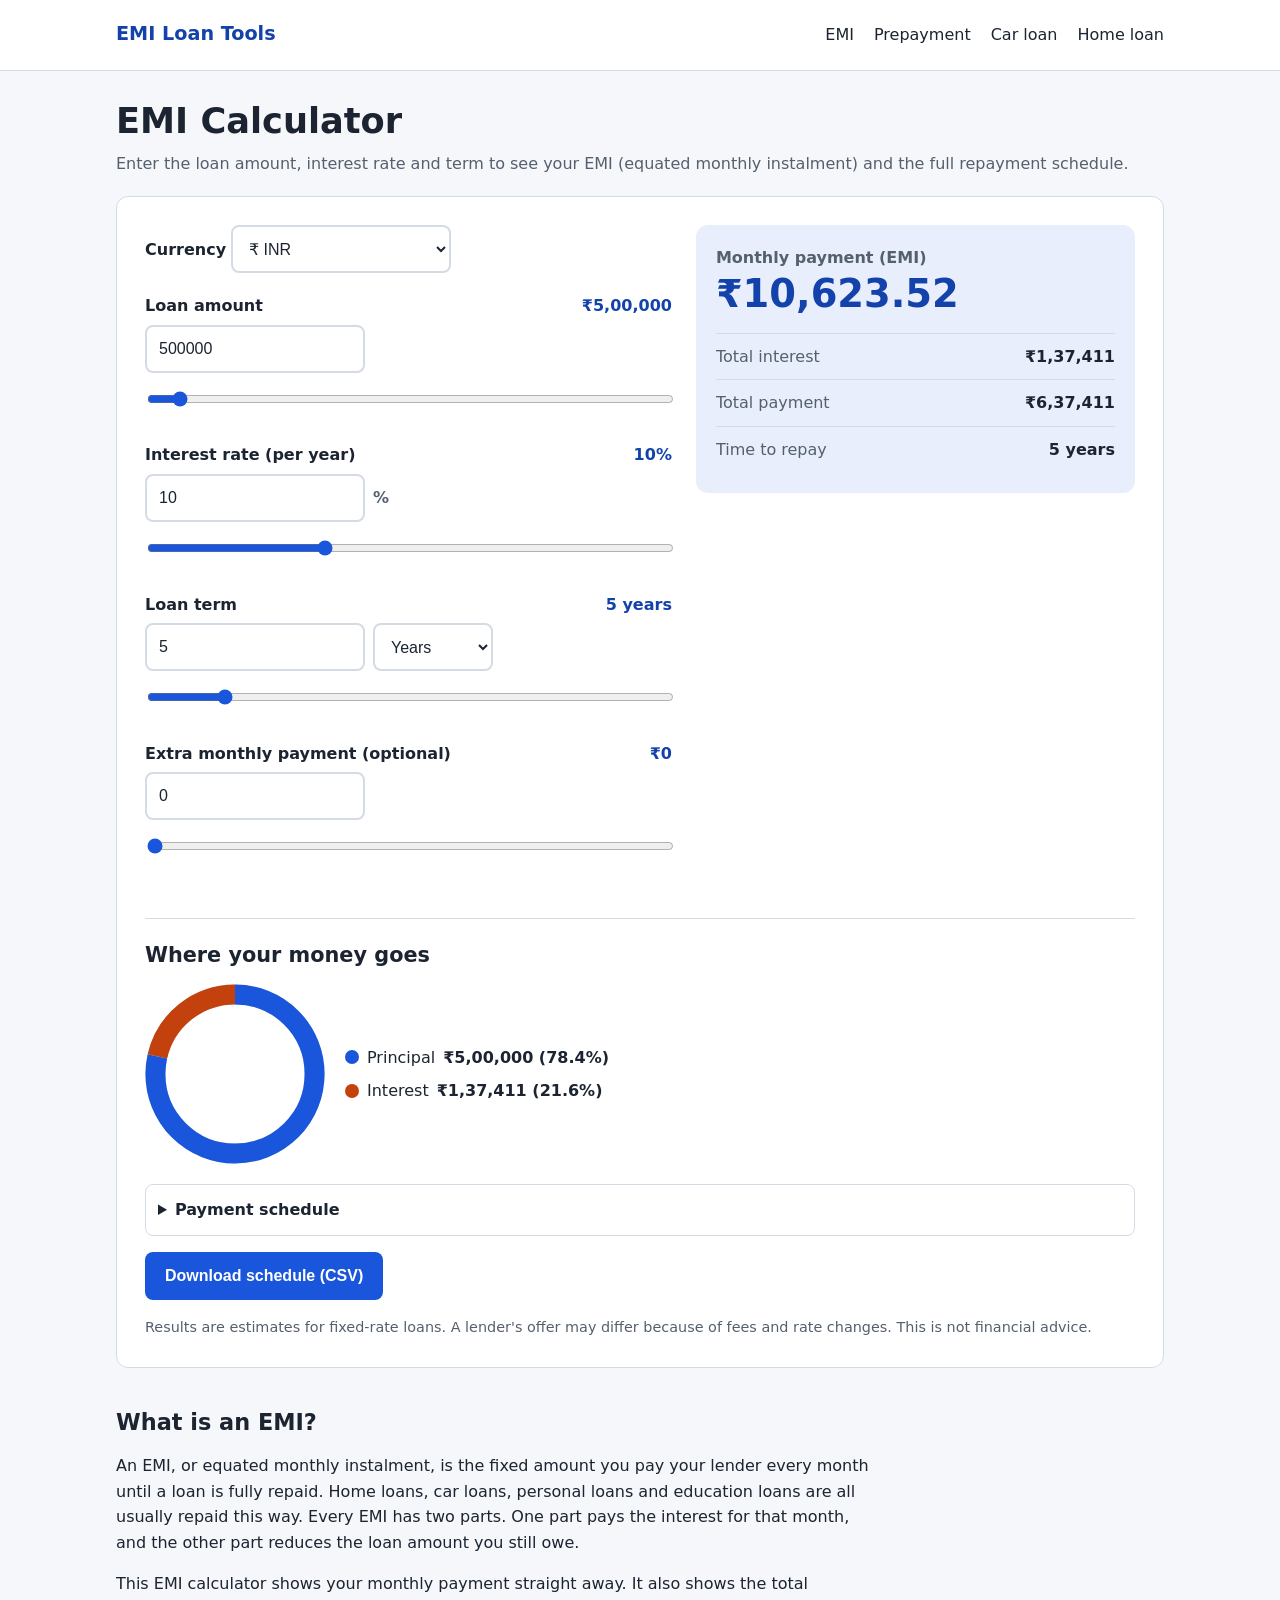
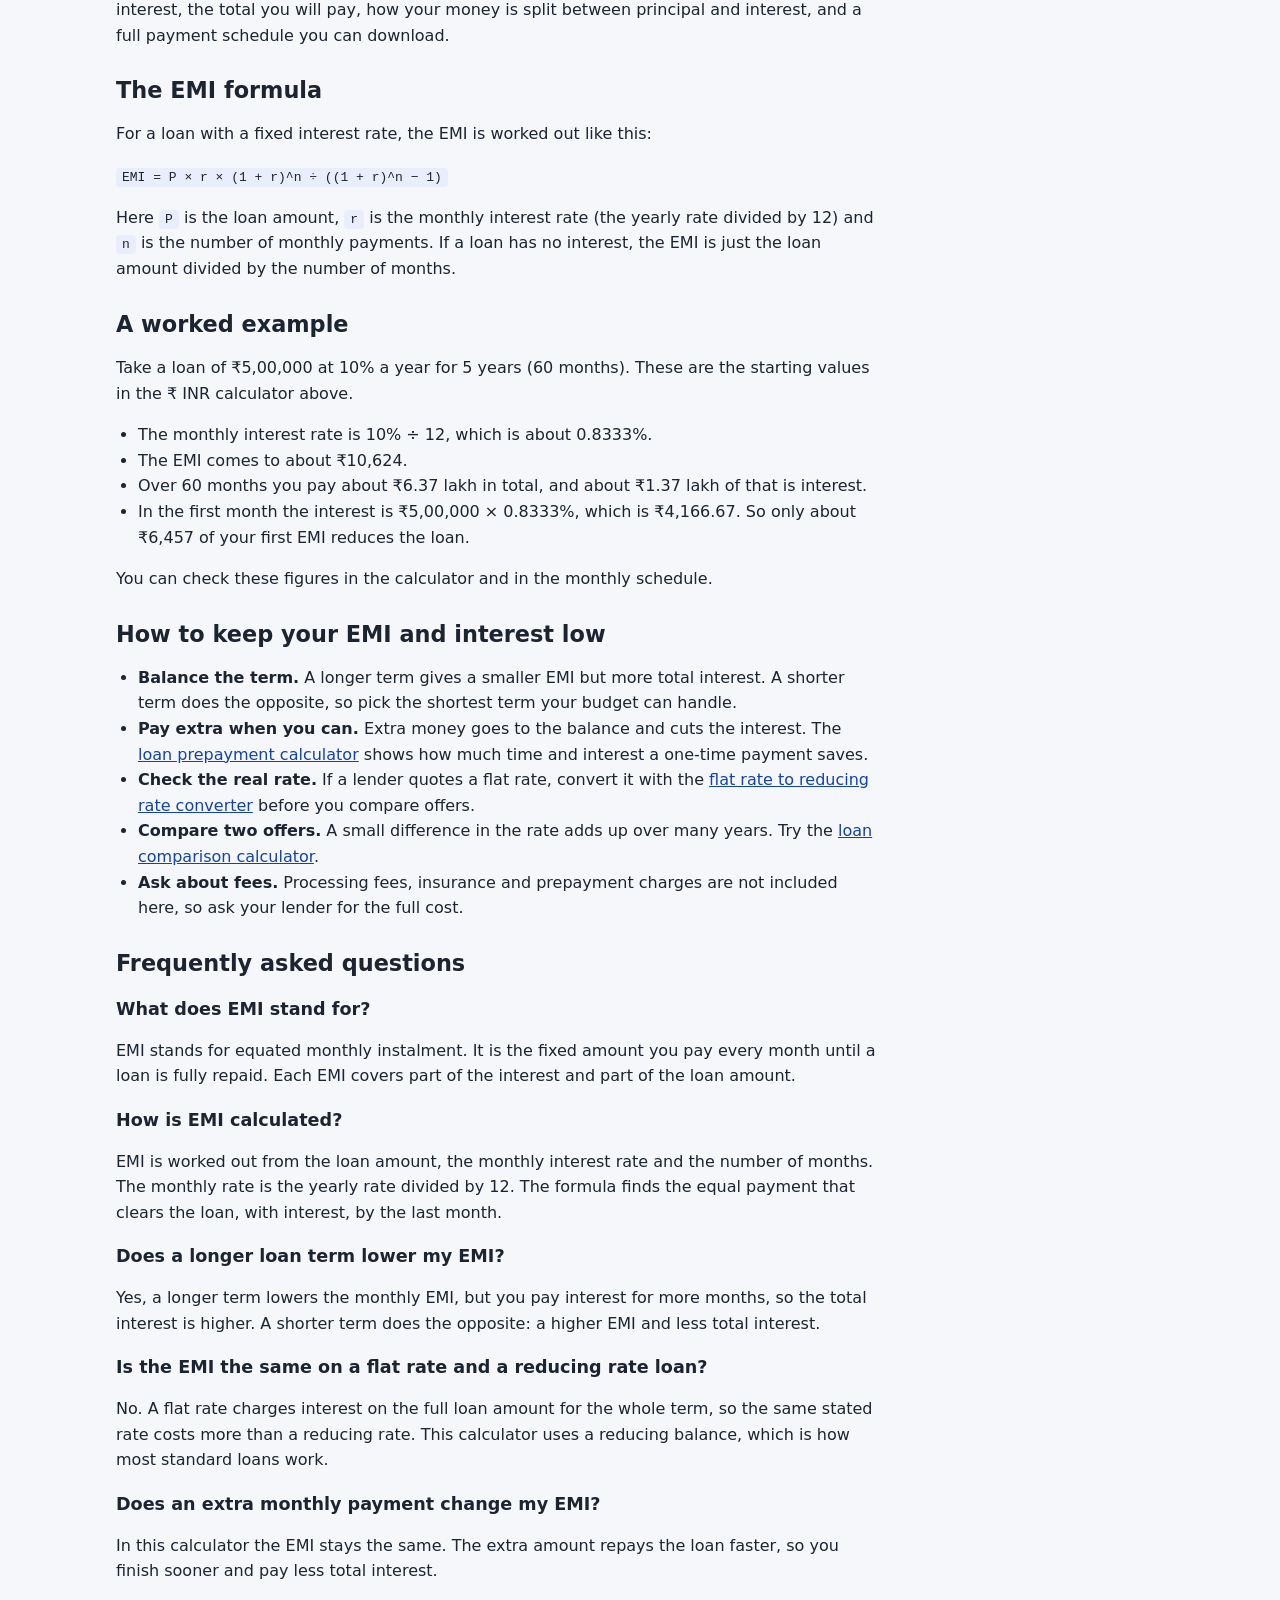
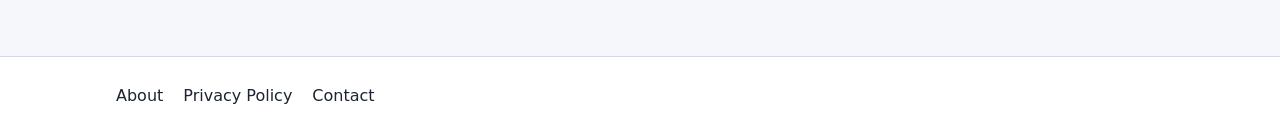
<file: emi-calculator/index.html>
<!DOCTYPE html>
<html lang="en">
<head>
  <meta charset="utf-8">
  <meta name="viewport" content="width=device-width, initial-scale=1">
  <title>EMI Calculator | EMI Loan Tools</title>
  <meta name="description" content="Free EMI calculator. Enter the loan amount, interest rate and tenure to see your monthly EMI, total interest and a full repayment schedule.">
  <link rel="canonical" href="https://emi-loan-tools.netlify.app/emi-calculator/">
  <link rel="stylesheet" href="/assets/css/styles.css">
  <script type="application/ld+json">
  {
    "@context": "https://schema.org",
    "@type": "FAQPage",
    "mainEntity": [
      {
        "@type": "Question",
        "name": "What does EMI stand for?",
        "acceptedAnswer": {
          "@type": "Answer",
          "text": "EMI stands for equated monthly instalment. It is the fixed amount you pay every month until a loan is fully repaid. Each EMI covers part of the interest and part of the loan amount."
        }
      },
      {
        "@type": "Question",
        "name": "How is EMI calculated?",
        "acceptedAnswer": {
          "@type": "Answer",
          "text": "EMI is worked out from the loan amount, the monthly interest rate and the number of months. The monthly rate is the yearly rate divided by 12. The formula finds the equal payment that clears the loan, with interest, by the last month."
        }
      },
      {
        "@type": "Question",
        "name": "Does a longer loan term lower my EMI?",
        "acceptedAnswer": {
          "@type": "Answer",
          "text": "Yes, a longer term lowers the monthly EMI, but you pay interest for more months, so the total interest is higher. A shorter term does the opposite: a higher EMI and less total interest."
        }
      },
      {
        "@type": "Question",
        "name": "Is the EMI the same on a flat rate and a reducing rate loan?",
        "acceptedAnswer": {
          "@type": "Answer",
          "text": "No. A flat rate charges interest on the full loan amount for the whole term, so the same stated rate costs more than a reducing rate. This calculator uses a reducing balance, which is how most standard loans work."
        }
      },
      {
        "@type": "Question",
        "name": "Does an extra monthly payment change my EMI?",
        "acceptedAnswer": {
          "@type": "Answer",
          "text": "In this calculator the EMI stays the same. The extra amount repays the loan faster, so you finish sooner and pay less total interest."
        }
      }
    ]
  }
  </script>
</head>
<body>
  <a class="skip-link" href="#main">Skip to calculator</a>

  <header class="site-header">
    <div class="container header-inner">
      <a class="brand" href="/">EMI Loan Tools</a>
      <nav aria-label="Main">
        <a href="/emi-calculator/">EMI</a>
        <a href="/loan-prepayment-calculator/">Prepayment</a>
        <a href="/car-loan-calculator/">Car loan</a>
        <a href="/home-loan-calculator/">Home loan</a>
      </nav>
    </div>
  </header>

  <main id="main" class="container">
    <h1>EMI Calculator</h1>
    <p class="intro">Enter the loan amount, interest rate and term to see your EMI (equated monthly instalment) and the full repayment schedule.</p>

    <section class="calc" data-loan-type="emi" aria-label="Loan calculator">
      <div class="calc-grid">

        <div class="calc-inputs">
          <div class="field">
            <label for="currency">Currency</label>
            <select id="currency"></select>
          </div>

          <div class="field">
            <div class="field-head">
              <label for="amount-input">Loan amount</label>
              <span class="field-value" id="amount-display"></span>
            </div>
            <div class="input-row"><input type="number" id="amount-input" inputmode="decimal"></div>
            <input type="range" id="amount-slider" aria-label="Loan amount slider">
          </div>

          <div class="field">
            <div class="field-head">
              <label for="rate-input">Interest rate (per year)</label>
              <span class="field-value" id="rate-display"></span>
            </div>
            <div class="input-row"><input type="number" id="rate-input" inputmode="decimal"><span class="suffix">%</span></div>
            <input type="range" id="rate-slider" aria-label="Interest rate slider">
          </div>

          <div class="field">
            <div class="field-head">
              <label for="term-input">Loan term</label>
              <span class="field-value" id="term-display"></span>
            </div>
            <div class="input-row">
              <input type="number" id="term-input" inputmode="decimal">
              <select id="term-unit" aria-label="Term unit">
                <option value="years">Years</option>
                <option value="months">Months</option>
              </select>
            </div>
            <input type="range" id="term-slider" aria-label="Loan term slider">
          </div>

          <div class="field">
            <div class="field-head">
              <label for="extra-input">Extra monthly payment (optional)</label>
              <span class="field-value" id="extra-display"></span>
            </div>
            <div class="input-row"><input type="number" id="extra-input" inputmode="decimal"></div>
            <input type="range" id="extra-slider" aria-label="Extra monthly payment slider">
          </div>
        </div>

        <div class="calc-results" aria-live="polite">
          <p class="result-label">Monthly payment (EMI)</p>
          <p class="result-main" id="res-payment">-</p>
          <dl class="result-list">
            <div><dt>Total interest</dt><dd id="res-interest">-</dd></div>
            <div><dt>Total payment</dt><dd id="res-total">-</dd></div>
            <div><dt>Time to repay</dt><dd id="res-length">-</dd></div>
          </dl>
          <p class="result-saving" id="res-saving" hidden></p>
        </div>

      </div>

      <div class="calc-extra">
        <h2>Where your money goes</h2>
        <div class="chart-wrap">
          <svg id="donut" viewBox="0 0 36 36" role="img" aria-label="Principal versus interest chart">
            <circle class="donut-ring" cx="18" cy="18" r="15.9155"></circle>
            <circle class="donut-principal" id="donut-principal" cx="18" cy="18" r="15.9155" transform="rotate(-90 18 18)"></circle>
            <circle class="donut-interest" id="donut-interest" cx="18" cy="18" r="15.9155" transform="rotate(-90 18 18)"></circle>
          </svg>
          <ul class="legend">
            <li><span class="dot dot-principal"></span>Principal <strong id="leg-principal"></strong></li>
            <li><span class="dot dot-interest"></span>Interest <strong id="leg-interest"></strong></li>
          </ul>
        </div>

        <details class="schedule" id="schedule">
          <summary>Payment schedule</summary>
          <div class="table-wrap">
            <table>
              <caption>Yearly summary</caption>
              <thead>
                <tr><th scope="col">Year</th><th scope="col">Principal paid</th><th scope="col">Interest paid</th><th scope="col">Balance left</th></tr>
              </thead>
              <tbody id="year-rows"></tbody>
            </table>
          </div>
          <details id="monthly-details">
            <summary>Show month-by-month schedule</summary>
            <div class="table-wrap table-scroll">
              <table>
                <caption>Monthly schedule</caption>
                <thead>
                  <tr><th scope="col">Month</th><th scope="col">Payment</th><th scope="col">Principal</th><th scope="col">Interest</th><th scope="col">Balance</th></tr>
                </thead>
                <tbody id="month-rows"></tbody>
              </table>
            </div>
          </details>
        </details>

        <button type="button" id="download-csv" class="btn">Download schedule (CSV)</button>
      </div>

      <p class="note">Results are estimates for fixed-rate loans. A lender's offer may differ because of fees and rate changes. This is not financial advice.</p>
    </section>

    <section class="content prose" aria-label="About this calculator">
      <h2>What is an EMI?</h2>
      <p>An EMI, or equated monthly instalment, is the fixed amount you pay your lender every month until a loan is fully repaid. Home loans, car loans, personal loans and education loans are all usually repaid this way. Every EMI has two parts. One part pays the interest for that month, and the other part reduces the loan amount you still owe.</p>
      <p>This EMI calculator shows your monthly payment straight away. It also shows the total interest, the total you will pay, how your money is split between principal and interest, and a full payment schedule you can download.</p>

      <h2>The EMI formula</h2>
      <p>For a loan with a fixed interest rate, the EMI is worked out like this:</p>
      <p><code>EMI = P × r × (1 + r)^n ÷ ((1 + r)^n − 1)</code></p>
      <p>Here <code>P</code> is the loan amount, <code>r</code> is the monthly interest rate (the yearly rate divided by 12) and <code>n</code> is the number of monthly payments. If a loan has no interest, the EMI is just the loan amount divided by the number of months.</p>

      <h2>A worked example</h2>
      <p>Take a loan of ₹5,00,000 at 10% a year for 5 years (60 months). These are the starting values in the ₹ INR calculator above.</p>
      <ul>
        <li>The monthly interest rate is 10% ÷ 12, which is about 0.8333%.</li>
        <li>The EMI comes to about ₹10,624.</li>
        <li>Over 60 months you pay about ₹6.37 lakh in total, and about ₹1.37 lakh of that is interest.</li>
        <li>In the first month the interest is ₹5,00,000 × 0.8333%, which is ₹4,166.67. So only about ₹6,457 of your first EMI reduces the loan.</li>
      </ul>
      <p>You can check these figures in the calculator and in the monthly schedule.</p>

      <h2>How to keep your EMI and interest low</h2>
      <ul>
        <li><strong>Balance the term.</strong> A longer term gives a smaller EMI but more total interest. A shorter term does the opposite, so pick the shortest term your budget can handle.</li>
        <li><strong>Pay extra when you can.</strong> Extra money goes to the balance and cuts the interest. The <a href="/loan-prepayment-calculator/">loan prepayment calculator</a> shows how much time and interest a one-time payment saves.</li>
        <li><strong>Check the real rate.</strong> If a lender quotes a flat rate, convert it with the <a href="/flat-to-reducing-rate-converter/">flat rate to reducing rate converter</a> before you compare offers.</li>
        <li><strong>Compare two offers.</strong> A small difference in the rate adds up over many years. Try the <a href="/loan-comparison-calculator/">loan comparison calculator</a>.</li>
        <li><strong>Ask about fees.</strong> Processing fees, insurance and prepayment charges are not included here, so ask your lender for the full cost.</li>
      </ul>

      <h2>Frequently asked questions</h2>

      <h3>What does EMI stand for?</h3>
      <p>EMI stands for equated monthly instalment. It is the fixed amount you pay every month until a loan is fully repaid. Each EMI covers part of the interest and part of the loan amount.</p>

      <h3>How is EMI calculated?</h3>
      <p>EMI is worked out from the loan amount, the monthly interest rate and the number of months. The monthly rate is the yearly rate divided by 12. The formula finds the equal payment that clears the loan, with interest, by the last month.</p>

      <h3>Does a longer loan term lower my EMI?</h3>
      <p>Yes, a longer term lowers the monthly EMI, but you pay interest for more months, so the total interest is higher. A shorter term does the opposite: a higher EMI and less total interest.</p>

      <h3>Is the EMI the same on a flat rate and a reducing rate loan?</h3>
      <p>No. A flat rate charges interest on the full loan amount for the whole term, so the same stated rate costs more than a reducing rate. This calculator uses a reducing balance, which is how most standard loans work.</p>

      <h3>Does an extra monthly payment change my EMI?</h3>
      <p>In this calculator the EMI stays the same. The extra amount repays the loan faster, so you finish sooner and pay less total interest.</p>
    </section>
  </main>

  <footer class="site-footer">
    <div class="container">
      <nav aria-label="Footer">
        <a href="/about/">About</a>
        <a href="/privacy-policy/">Privacy Policy</a>
        <a href="/contact/">Contact</a>
      </nav>
    </div>
  </footer>

  <script src="/assets/js/settings.js" defer></script>
  <script src="/assets/js/currency.js" defer></script>
  <script src="/assets/js/engine.js" defer></script>
  <script src="/assets/js/app.js" defer></script>
</body>
</html>
</file>
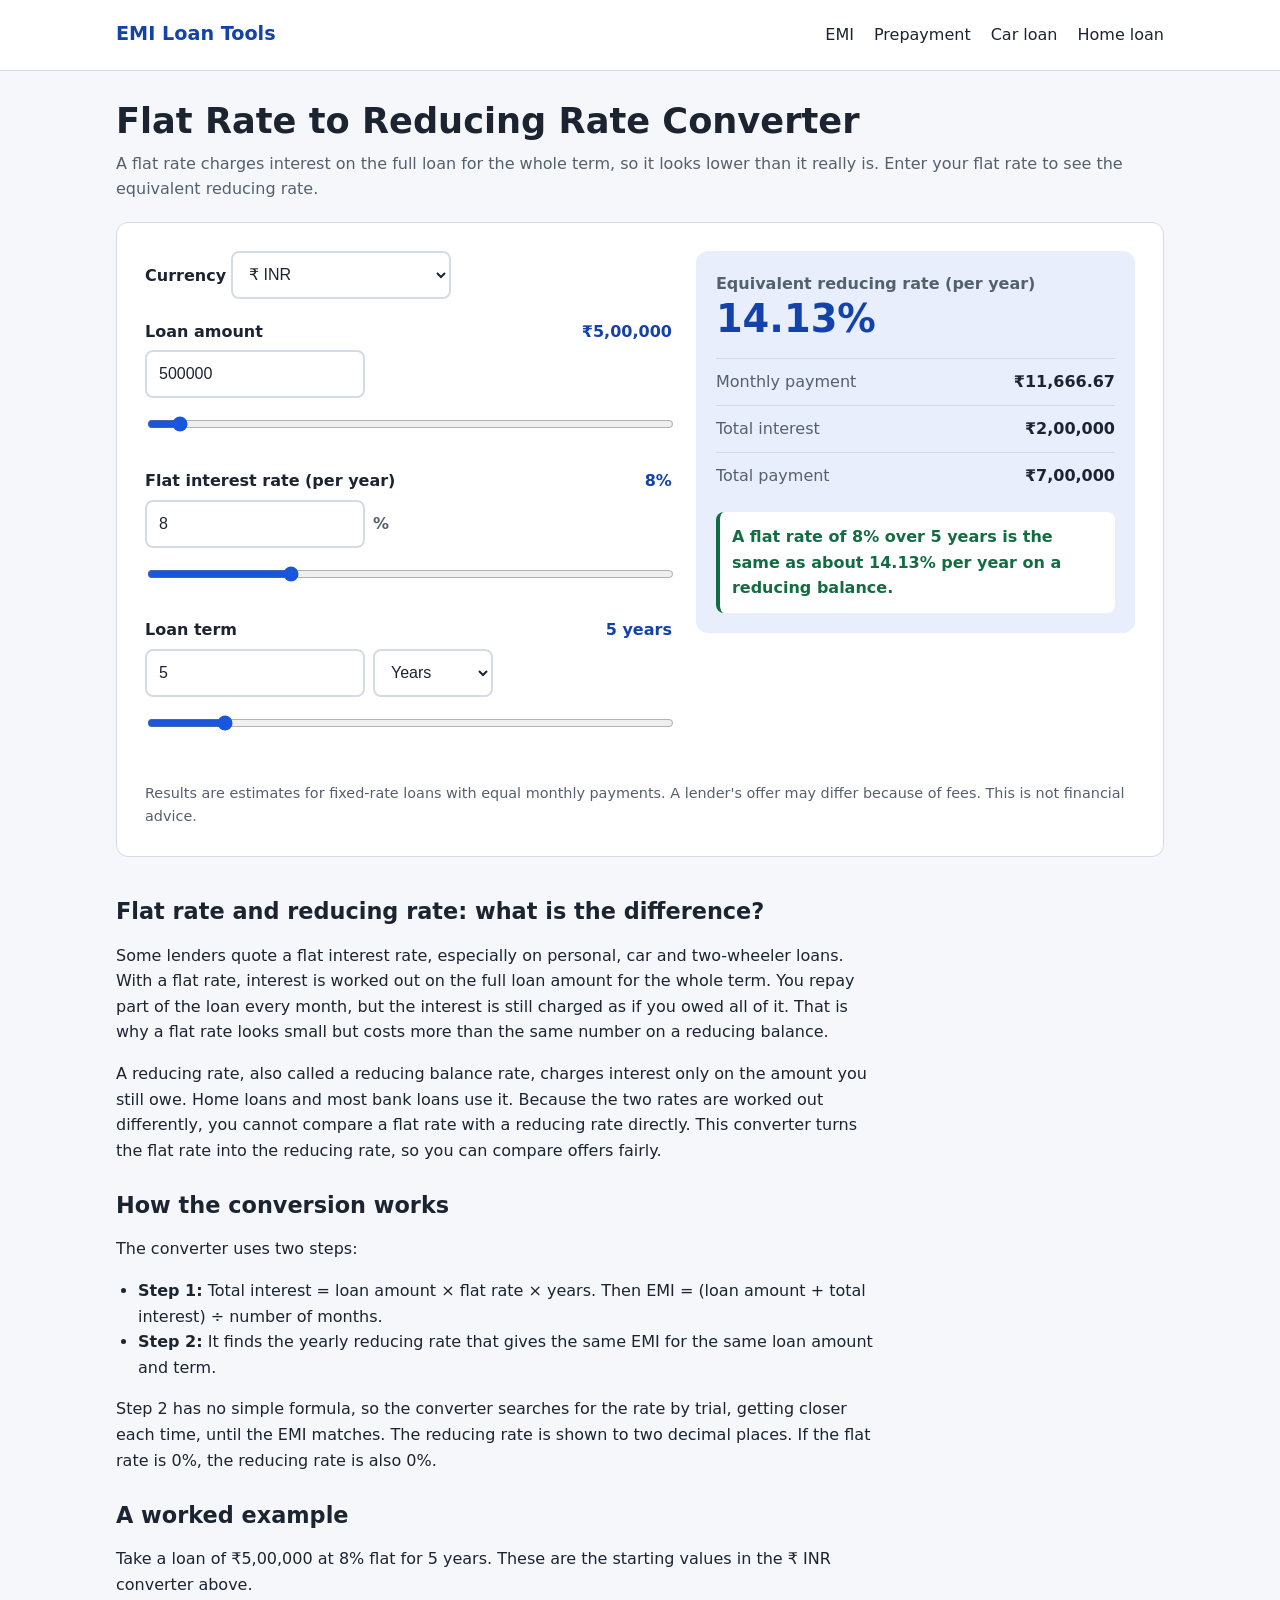
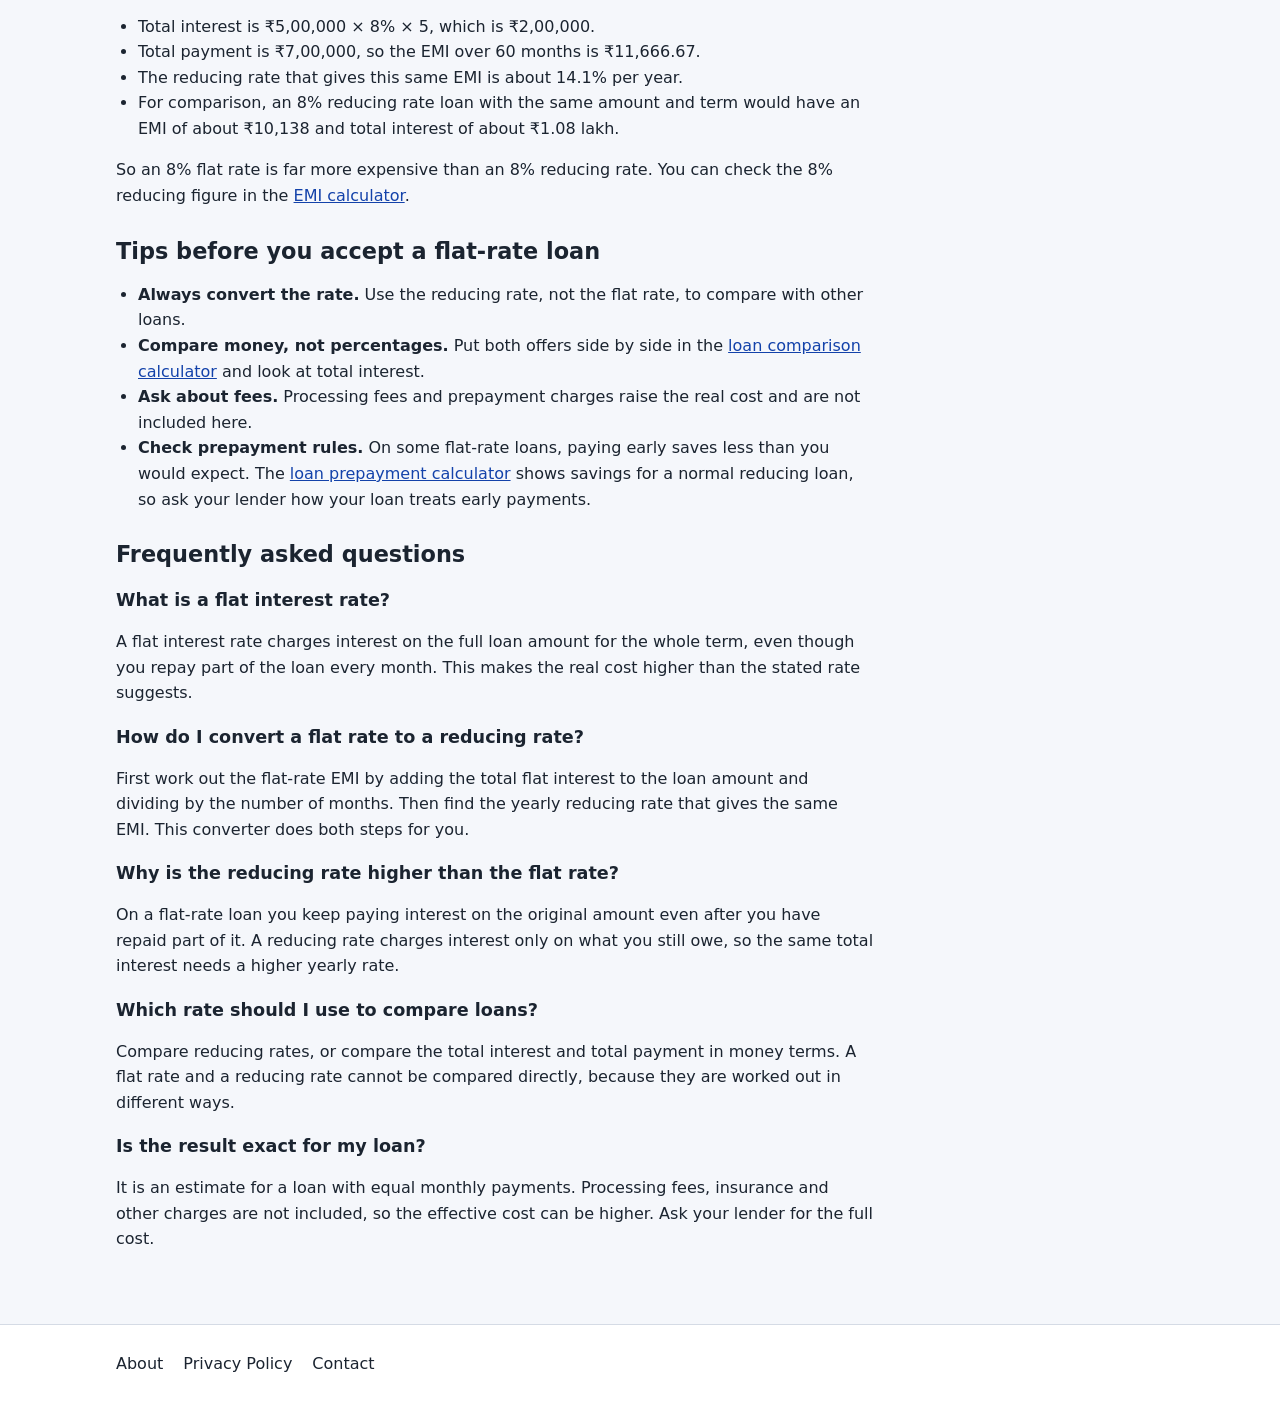
<file: flat-to-reducing-rate-converter/index.html>
<!DOCTYPE html>
<html lang="en">
<head>
  <meta charset="utf-8">
  <meta name="viewport" content="width=device-width, initial-scale=1">
  <title>Flat Rate to Reducing Rate Converter | EMI Loan Tools</title>
  <meta name="description" content="Free flat rate to reducing rate converter. Enter the flat rate, amount and term to see the real yearly rate, EMI and total interest.">
  <link rel="canonical" href="https://emi-loan-tools.netlify.app/flat-to-reducing-rate-converter/">
  <link rel="stylesheet" href="/assets/css/styles.css">
  <script type="application/ld+json">
  {
    "@context": "https://schema.org",
    "@type": "FAQPage",
    "mainEntity": [
      {
        "@type": "Question",
        "name": "What is a flat interest rate?",
        "acceptedAnswer": {
          "@type": "Answer",
          "text": "A flat interest rate charges interest on the full loan amount for the whole term, even though you repay part of the loan every month. This makes the real cost higher than the stated rate suggests."
        }
      },
      {
        "@type": "Question",
        "name": "How do I convert a flat rate to a reducing rate?",
        "acceptedAnswer": {
          "@type": "Answer",
          "text": "First work out the flat-rate EMI by adding the total flat interest to the loan amount and dividing by the number of months. Then find the yearly reducing rate that gives the same EMI. This converter does both steps for you."
        }
      },
      {
        "@type": "Question",
        "name": "Why is the reducing rate higher than the flat rate?",
        "acceptedAnswer": {
          "@type": "Answer",
          "text": "On a flat-rate loan you keep paying interest on the original amount even after you have repaid part of it. A reducing rate charges interest only on what you still owe, so the same total interest needs a higher yearly rate."
        }
      },
      {
        "@type": "Question",
        "name": "Which rate should I use to compare loans?",
        "acceptedAnswer": {
          "@type": "Answer",
          "text": "Compare reducing rates, or compare the total interest and total payment in money terms. A flat rate and a reducing rate cannot be compared directly, because they are worked out in different ways."
        }
      },
      {
        "@type": "Question",
        "name": "Is the result exact for my loan?",
        "acceptedAnswer": {
          "@type": "Answer",
          "text": "It is an estimate for a loan with equal monthly payments. Processing fees, insurance and other charges are not included, so the effective cost can be higher. Ask your lender for the full cost."
        }
      }
    ]
  }
  </script>
</head>
<body>
  <a class="skip-link" href="#main">Skip to converter</a>

  <header class="site-header">
    <div class="container header-inner">
      <a class="brand" href="/">EMI Loan Tools</a>
      <nav aria-label="Main">
        <a href="/emi-calculator/">EMI</a>
        <a href="/loan-prepayment-calculator/">Prepayment</a>
        <a href="/car-loan-calculator/">Car loan</a>
        <a href="/home-loan-calculator/">Home loan</a>
      </nav>
    </div>
  </header>

  <main id="main" class="container">
    <h1>Flat Rate to Reducing Rate Converter</h1>
    <p class="intro">A flat rate charges interest on the full loan for the whole term, so it looks lower than it really is. Enter your flat rate to see the equivalent reducing rate.</p>

    <section class="calc" data-converter aria-label="Flat to reducing rate converter">
      <div class="calc-grid">

        <div class="calc-inputs">
          <div class="field">
            <label for="currency">Currency</label>
            <select id="currency"></select>
          </div>

          <div class="field">
            <div class="field-head">
              <label for="amount-input">Loan amount</label>
              <span class="field-value" id="amount-display"></span>
            </div>
            <div class="input-row"><input type="number" id="amount-input" inputmode="decimal"></div>
            <input type="range" id="amount-slider" aria-label="Loan amount slider">
          </div>

          <div class="field">
            <div class="field-head">
              <label for="rate-input">Flat interest rate (per year)</label>
              <span class="field-value" id="rate-display"></span>
            </div>
            <div class="input-row"><input type="number" id="rate-input" inputmode="decimal"><span class="suffix">%</span></div>
            <input type="range" id="rate-slider" aria-label="Flat interest rate slider">
          </div>

          <div class="field">
            <div class="field-head">
              <label for="term-input">Loan term</label>
              <span class="field-value" id="term-display"></span>
            </div>
            <div class="input-row">
              <input type="number" id="term-input" inputmode="decimal">
              <select id="term-unit" aria-label="Term unit">
                <option value="years">Years</option>
                <option value="months">Months</option>
              </select>
            </div>
            <input type="range" id="term-slider" aria-label="Loan term slider">
          </div>
        </div>

        <div class="calc-results" aria-live="polite">
          <p class="result-label">Equivalent reducing rate (per year)</p>
          <p class="result-main" id="res-reducing">-</p>
          <dl class="result-list">
            <div><dt>Monthly payment</dt><dd id="res-payment">-</dd></div>
            <div><dt>Total interest</dt><dd id="res-interest">-</dd></div>
            <div><dt>Total payment</dt><dd id="res-total">-</dd></div>
          </dl>
          <p class="result-saving" id="res-summary"></p>
        </div>

      </div>
      <p class="note">Results are estimates for fixed-rate loans with equal monthly payments. A lender's offer may differ because of fees. This is not financial advice.</p>
    </section>

    <section class="content prose" aria-label="About this converter">
      <h2>Flat rate and reducing rate: what is the difference?</h2>
      <p>Some lenders quote a flat interest rate, especially on personal, car and two-wheeler loans. With a flat rate, interest is worked out on the full loan amount for the whole term. You repay part of the loan every month, but the interest is still charged as if you owed all of it. That is why a flat rate looks small but costs more than the same number on a reducing balance.</p>
      <p>A reducing rate, also called a reducing balance rate, charges interest only on the amount you still owe. Home loans and most bank loans use it. Because the two rates are worked out differently, you cannot compare a flat rate with a reducing rate directly. This converter turns the flat rate into the reducing rate, so you can compare offers fairly.</p>

      <h2>How the conversion works</h2>
      <p>The converter uses two steps:</p>
      <ul>
        <li><strong>Step 1:</strong> Total interest = loan amount × flat rate × years. Then EMI = (loan amount + total interest) ÷ number of months.</li>
        <li><strong>Step 2:</strong> It finds the yearly reducing rate that gives the same EMI for the same loan amount and term.</li>
      </ul>
      <p>Step 2 has no simple formula, so the converter searches for the rate by trial, getting closer each time, until the EMI matches. The reducing rate is shown to two decimal places. If the flat rate is 0%, the reducing rate is also 0%.</p>

      <h2>A worked example</h2>
      <p>Take a loan of ₹5,00,000 at 8% flat for 5 years. These are the starting values in the ₹ INR converter above.</p>
      <ul>
        <li>Total interest is ₹5,00,000 × 8% × 5, which is ₹2,00,000.</li>
        <li>Total payment is ₹7,00,000, so the EMI over 60 months is ₹11,666.67.</li>
        <li>The reducing rate that gives this same EMI is about 14.1% per year.</li>
        <li>For comparison, an 8% reducing rate loan with the same amount and term would have an EMI of about ₹10,138 and total interest of about ₹1.08 lakh.</li>
      </ul>
      <p>So an 8% flat rate is far more expensive than an 8% reducing rate. You can check the 8% reducing figure in the <a href="/emi-calculator/">EMI calculator</a>.</p>

      <h2>Tips before you accept a flat-rate loan</h2>
      <ul>
        <li><strong>Always convert the rate.</strong> Use the reducing rate, not the flat rate, to compare with other loans.</li>
        <li><strong>Compare money, not percentages.</strong> Put both offers side by side in the <a href="/loan-comparison-calculator/">loan comparison calculator</a> and look at total interest.</li>
        <li><strong>Ask about fees.</strong> Processing fees and prepayment charges raise the real cost and are not included here.</li>
        <li><strong>Check prepayment rules.</strong> On some flat-rate loans, paying early saves less than you would expect. The <a href="/loan-prepayment-calculator/">loan prepayment calculator</a> shows savings for a normal reducing loan, so ask your lender how your loan treats early payments.</li>
      </ul>

      <h2>Frequently asked questions</h2>

      <h3>What is a flat interest rate?</h3>
      <p>A flat interest rate charges interest on the full loan amount for the whole term, even though you repay part of the loan every month. This makes the real cost higher than the stated rate suggests.</p>

      <h3>How do I convert a flat rate to a reducing rate?</h3>
      <p>First work out the flat-rate EMI by adding the total flat interest to the loan amount and dividing by the number of months. Then find the yearly reducing rate that gives the same EMI. This converter does both steps for you.</p>

      <h3>Why is the reducing rate higher than the flat rate?</h3>
      <p>On a flat-rate loan you keep paying interest on the original amount even after you have repaid part of it. A reducing rate charges interest only on what you still owe, so the same total interest needs a higher yearly rate.</p>

      <h3>Which rate should I use to compare loans?</h3>
      <p>Compare reducing rates, or compare the total interest and total payment in money terms. A flat rate and a reducing rate cannot be compared directly, because they are worked out in different ways.</p>

      <h3>Is the result exact for my loan?</h3>
      <p>It is an estimate for a loan with equal monthly payments. Processing fees, insurance and other charges are not included, so the effective cost can be higher. Ask your lender for the full cost.</p>
    </section>
  </main>

  <footer class="site-footer">
    <div class="container">
      <nav aria-label="Footer">
        <a href="/about/">About</a>
        <a href="/privacy-policy/">Privacy Policy</a>
        <a href="/contact/">Contact</a>
      </nav>
    </div>
  </footer>

  <script src="/assets/js/settings.js" defer></script>
  <script src="/assets/js/currency.js" defer></script>
  <script src="/assets/js/engine.js" defer></script>
  <script src="/assets/js/converter.js" defer></script>
</body>
</html>
</file>
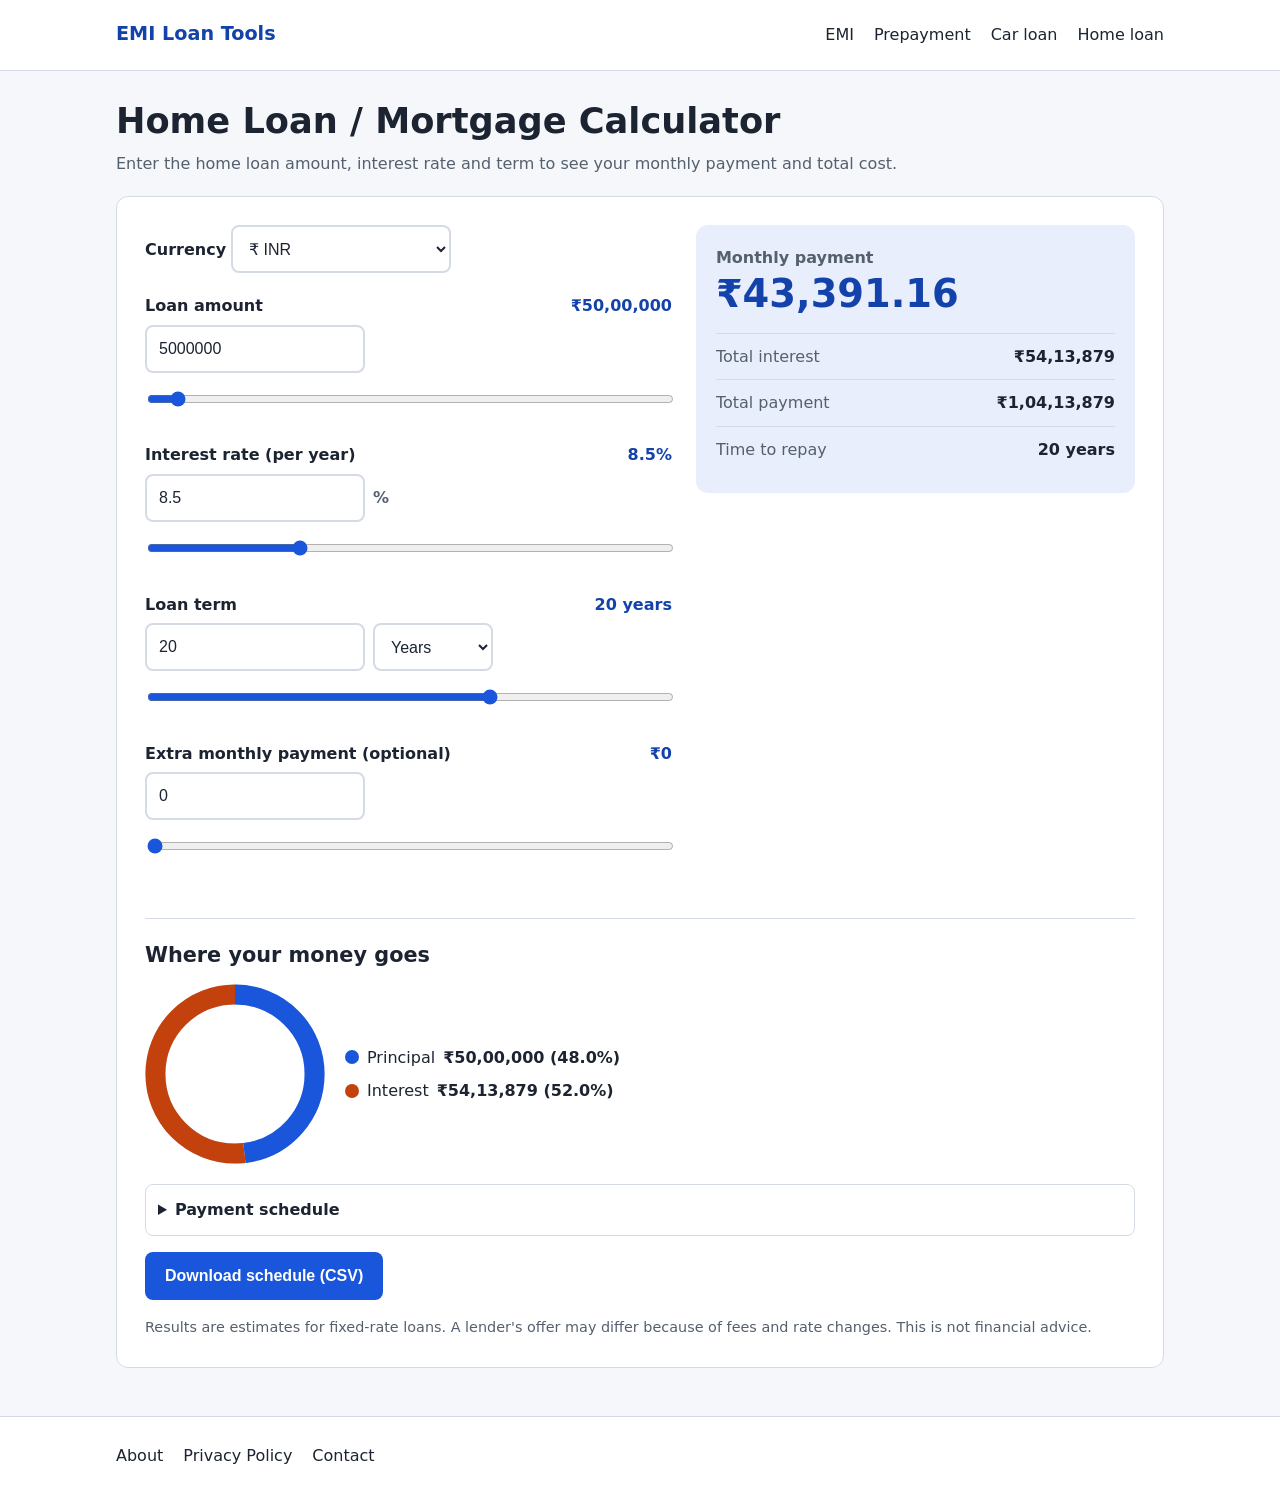
<file: home-loan-calculator/index.html>
<!DOCTYPE html>
<html lang="en">
<head>
  <meta charset="utf-8">
  <meta name="viewport" content="width=device-width, initial-scale=1">
  <title>Home Loan / Mortgage Calculator</title>
  <meta name="description" content="Estimate your monthly home loan or mortgage payment, total interest and total cost.">
  <link rel="stylesheet" href="/assets/css/styles.css">
</head>
<body>
  <a class="skip-link" href="#main">Skip to calculator</a>

  <header class="site-header">
    <div class="container header-inner">
      <a class="brand" href="/">EMI Loan Tools</a>
      <nav aria-label="Main">
        <a href="/emi-calculator/">EMI</a>
        <a href="/loan-prepayment-calculator/">Prepayment</a>
        <a href="/car-loan-calculator/">Car loan</a>
        <a href="/home-loan-calculator/">Home loan</a>
      </nav>
    </div>
  </header>

  <main id="main" class="container">
    <h1>Home Loan / Mortgage Calculator</h1>
    <p class="intro">Enter the home loan amount, interest rate and term to see your monthly payment and total cost.</p>

    <section class="calc" data-loan-type="home-loan" aria-label="Loan calculator">
      <div class="calc-grid">

        <div class="calc-inputs">
          <div class="field">
            <label for="currency">Currency</label>
            <select id="currency"></select>
          </div>

          <div class="field">
            <div class="field-head">
              <label for="amount-input">Loan amount</label>
              <span class="field-value" id="amount-display"></span>
            </div>
            <div class="input-row"><input type="number" id="amount-input" inputmode="decimal"></div>
            <input type="range" id="amount-slider" aria-label="Loan amount slider">
          </div>

          <div class="field">
            <div class="field-head">
              <label for="rate-input">Interest rate (per year)</label>
              <span class="field-value" id="rate-display"></span>
            </div>
            <div class="input-row"><input type="number" id="rate-input" inputmode="decimal"><span class="suffix">%</span></div>
            <input type="range" id="rate-slider" aria-label="Interest rate slider">
          </div>

          <div class="field">
            <div class="field-head">
              <label for="term-input">Loan term</label>
              <span class="field-value" id="term-display"></span>
            </div>
            <div class="input-row">
              <input type="number" id="term-input" inputmode="decimal">
              <select id="term-unit" aria-label="Term unit">
                <option value="years">Years</option>
                <option value="months">Months</option>
              </select>
            </div>
            <input type="range" id="term-slider" aria-label="Loan term slider">
          </div>

          <div class="field">
            <div class="field-head">
              <label for="extra-input">Extra monthly payment (optional)</label>
              <span class="field-value" id="extra-display"></span>
            </div>
            <div class="input-row"><input type="number" id="extra-input" inputmode="decimal"></div>
            <input type="range" id="extra-slider" aria-label="Extra monthly payment slider">
          </div>
        </div>

        <div class="calc-results" aria-live="polite">
          <p class="result-label">Monthly payment</p>
          <p class="result-main" id="res-payment">-</p>
          <dl class="result-list">
            <div><dt>Total interest</dt><dd id="res-interest">-</dd></div>
            <div><dt>Total payment</dt><dd id="res-total">-</dd></div>
            <div><dt>Time to repay</dt><dd id="res-length">-</dd></div>
          </dl>
          <p class="result-saving" id="res-saving" hidden></p>
        </div>

      </div>

      <div class="calc-extra">
        <h2>Where your money goes</h2>
        <div class="chart-wrap">
          <svg id="donut" viewBox="0 0 36 36" role="img" aria-label="Principal versus interest chart">
            <circle class="donut-ring" cx="18" cy="18" r="15.9155"></circle>
            <circle class="donut-principal" id="donut-principal" cx="18" cy="18" r="15.9155" transform="rotate(-90 18 18)"></circle>
            <circle class="donut-interest" id="donut-interest" cx="18" cy="18" r="15.9155" transform="rotate(-90 18 18)"></circle>
          </svg>
          <ul class="legend">
            <li><span class="dot dot-principal"></span>Principal <strong id="leg-principal"></strong></li>
            <li><span class="dot dot-interest"></span>Interest <strong id="leg-interest"></strong></li>
          </ul>
        </div>

        <details class="schedule" id="schedule">
          <summary>Payment schedule</summary>
          <div class="table-wrap">
            <table>
              <caption>Yearly summary</caption>
              <thead>
                <tr><th scope="col">Year</th><th scope="col">Principal paid</th><th scope="col">Interest paid</th><th scope="col">Balance left</th></tr>
              </thead>
              <tbody id="year-rows"></tbody>
            </table>
          </div>
          <details id="monthly-details">
            <summary>Show month-by-month schedule</summary>
            <div class="table-wrap table-scroll">
              <table>
                <caption>Monthly schedule</caption>
                <thead>
                  <tr><th scope="col">Month</th><th scope="col">Payment</th><th scope="col">Principal</th><th scope="col">Interest</th><th scope="col">Balance</th></tr>
                </thead>
                <tbody id="month-rows"></tbody>
              </table>
            </div>
          </details>
        </details>

        <button type="button" id="download-csv" class="btn">Download schedule (CSV)</button>
      </div>

      <p class="note">Results are estimates for fixed-rate loans. A lender's offer may differ because of fees and rate changes. This is not financial advice.</p>
    </section>
  </main>

  <footer class="site-footer">
    <div class="container">
      <nav aria-label="Footer">
        <a href="/about/">About</a>
        <a href="/privacy-policy/">Privacy Policy</a>
        <a href="/contact/">Contact</a>
      </nav>
    </div>
  </footer>

  <script src="/assets/js/settings.js" defer></script>
  <script src="/assets/js/currency.js" defer></script>
  <script src="/assets/js/engine.js" defer></script>
  <script src="/assets/js/app.js" defer></script>
</body>
</html>
</file>
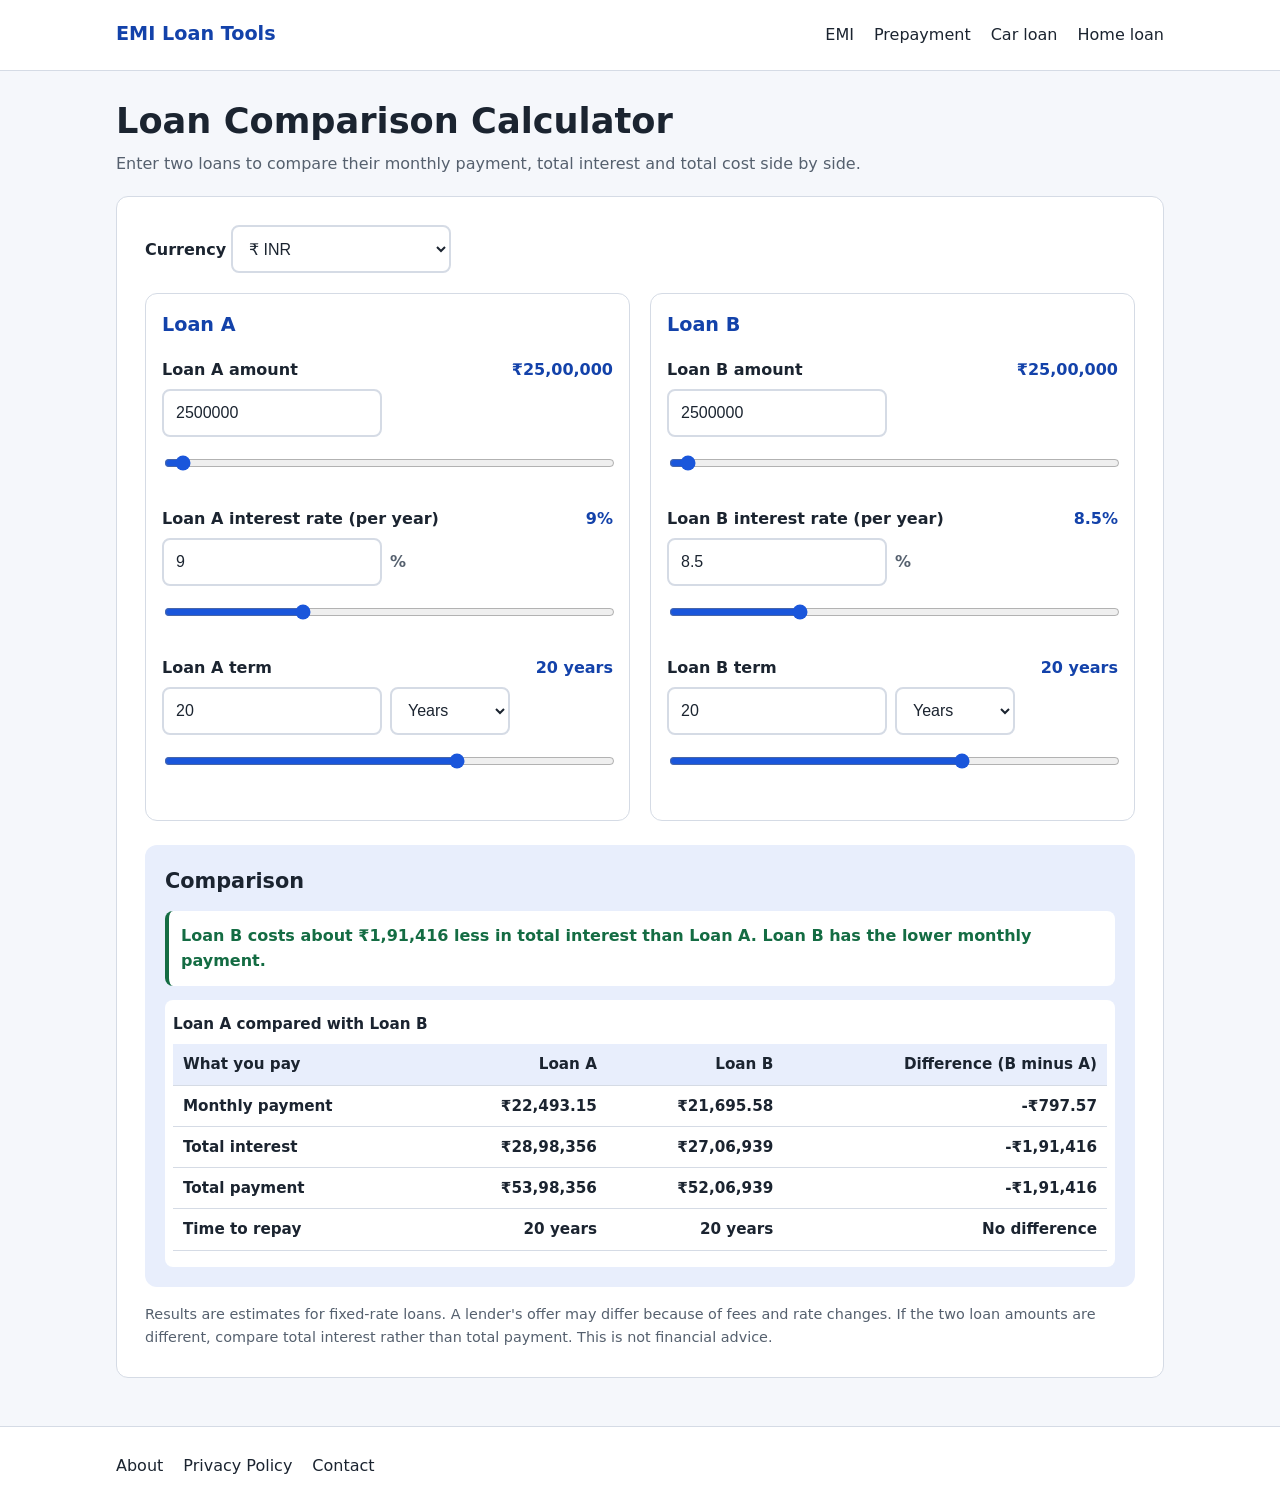
<file: loan-comparison-calculator/index.html>
<!DOCTYPE html>
<html lang="en">
<head>
  <meta charset="utf-8">
  <meta name="viewport" content="width=device-width, initial-scale=1">
  <title>Loan Comparison Calculator</title>
  <meta name="description" content="Compare two loans side by side: monthly payment, total interest and total cost.">
  <link rel="stylesheet" href="/assets/css/styles.css">
</head>
<body>
  <a class="skip-link" href="#main">Skip to calculator</a>

  <header class="site-header">
    <div class="container header-inner">
      <a class="brand" href="/">EMI Loan Tools</a>
      <nav aria-label="Main">
        <a href="/emi-calculator/">EMI</a>
        <a href="/loan-prepayment-calculator/">Prepayment</a>
        <a href="/car-loan-calculator/">Car loan</a>
        <a href="/home-loan-calculator/">Home loan</a>
      </nav>
    </div>
  </header>

  <main id="main" class="container">
    <h1>Loan Comparison Calculator</h1>
    <p class="intro">Enter two loans to compare their monthly payment, total interest and total cost side by side.</p>

    <section class="calc" data-compare aria-label="Loan comparison calculator">

      <div class="field">
        <label for="currency">Currency</label>
        <select id="currency"></select>
      </div>

      <div class="compare-loans">

        <div class="loan-card" aria-labelledby="loan-a-title">
          <h2 id="loan-a-title">Loan A</h2>

          <div class="field">
            <div class="field-head">
              <label for="a-amount-input">Loan A amount</label>
              <span class="field-value" id="a-amount-display"></span>
            </div>
            <div class="input-row"><input type="number" id="a-amount-input" inputmode="decimal"></div>
            <input type="range" id="a-amount-slider" aria-label="Loan A amount slider">
          </div>

          <div class="field">
            <div class="field-head">
              <label for="a-rate-input">Loan A interest rate (per year)</label>
              <span class="field-value" id="a-rate-display"></span>
            </div>
            <div class="input-row"><input type="number" id="a-rate-input" inputmode="decimal"><span class="suffix">%</span></div>
            <input type="range" id="a-rate-slider" aria-label="Loan A interest rate slider">
          </div>

          <div class="field">
            <div class="field-head">
              <label for="a-term-input">Loan A term</label>
              <span class="field-value" id="a-term-display"></span>
            </div>
            <div class="input-row">
              <input type="number" id="a-term-input" inputmode="decimal">
              <select id="a-term-unit" aria-label="Loan A term unit">
                <option value="years">Years</option>
                <option value="months">Months</option>
              </select>
            </div>
            <input type="range" id="a-term-slider" aria-label="Loan A term slider">
          </div>
        </div>

        <div class="loan-card" aria-labelledby="loan-b-title">
          <h2 id="loan-b-title">Loan B</h2>

          <div class="field">
            <div class="field-head">
              <label for="b-amount-input">Loan B amount</label>
              <span class="field-value" id="b-amount-display"></span>
            </div>
            <div class="input-row"><input type="number" id="b-amount-input" inputmode="decimal"></div>
            <input type="range" id="b-amount-slider" aria-label="Loan B amount slider">
          </div>

          <div class="field">
            <div class="field-head">
              <label for="b-rate-input">Loan B interest rate (per year)</label>
              <span class="field-value" id="b-rate-display"></span>
            </div>
            <div class="input-row"><input type="number" id="b-rate-input" inputmode="decimal"><span class="suffix">%</span></div>
            <input type="range" id="b-rate-slider" aria-label="Loan B interest rate slider">
          </div>

          <div class="field">
            <div class="field-head">
              <label for="b-term-input">Loan B term</label>
              <span class="field-value" id="b-term-display"></span>
            </div>
            <div class="input-row">
              <input type="number" id="b-term-input" inputmode="decimal">
              <select id="b-term-unit" aria-label="Loan B term unit">
                <option value="years">Years</option>
                <option value="months">Months</option>
              </select>
            </div>
            <input type="range" id="b-term-slider" aria-label="Loan B term slider">
          </div>
        </div>

      </div>

      <div class="calc-results compare-results" aria-live="polite">
        <h2>Comparison</h2>
        <p class="result-saving" id="cmp-summary"></p>
        <div class="table-wrap">
          <table>
            <caption>Loan A compared with Loan B</caption>
            <thead>
              <tr>
                <th scope="col">What you pay</th>
                <th scope="col">Loan A</th>
                <th scope="col">Loan B</th>
                <th scope="col">Difference (B minus A)</th>
              </tr>
            </thead>
            <tbody>
              <tr>
                <th scope="row">Monthly payment</th>
                <td id="cmp-a-emi">-</td>
                <td id="cmp-b-emi">-</td>
                <td id="cmp-diff-emi">-</td>
              </tr>
              <tr>
                <th scope="row">Total interest</th>
                <td id="cmp-a-interest">-</td>
                <td id="cmp-b-interest">-</td>
                <td id="cmp-diff-interest">-</td>
              </tr>
              <tr>
                <th scope="row">Total payment</th>
                <td id="cmp-a-total">-</td>
                <td id="cmp-b-total">-</td>
                <td id="cmp-diff-total">-</td>
              </tr>
              <tr>
                <th scope="row">Time to repay</th>
                <td id="cmp-a-length">-</td>
                <td id="cmp-b-length">-</td>
                <td id="cmp-diff-length">-</td>
              </tr>
            </tbody>
          </table>
        </div>
      </div>

      <p class="note">Results are estimates for fixed-rate loans. A lender's offer may differ because of fees and rate changes. If the two loan amounts are different, compare total interest rather than total payment. This is not financial advice.</p>
    </section>
  </main>

  <footer class="site-footer">
    <div class="container">
      <nav aria-label="Footer">
        <a href="/about/">About</a>
        <a href="/privacy-policy/">Privacy Policy</a>
        <a href="/contact/">Contact</a>
      </nav>
    </div>
  </footer>

  <script src="/assets/js/settings.js" defer></script>
  <script src="/assets/js/currency.js" defer></script>
  <script src="/assets/js/engine.js" defer></script>
  <script src="/assets/js/compare.js" defer></script>
</body>
</html>
</file>
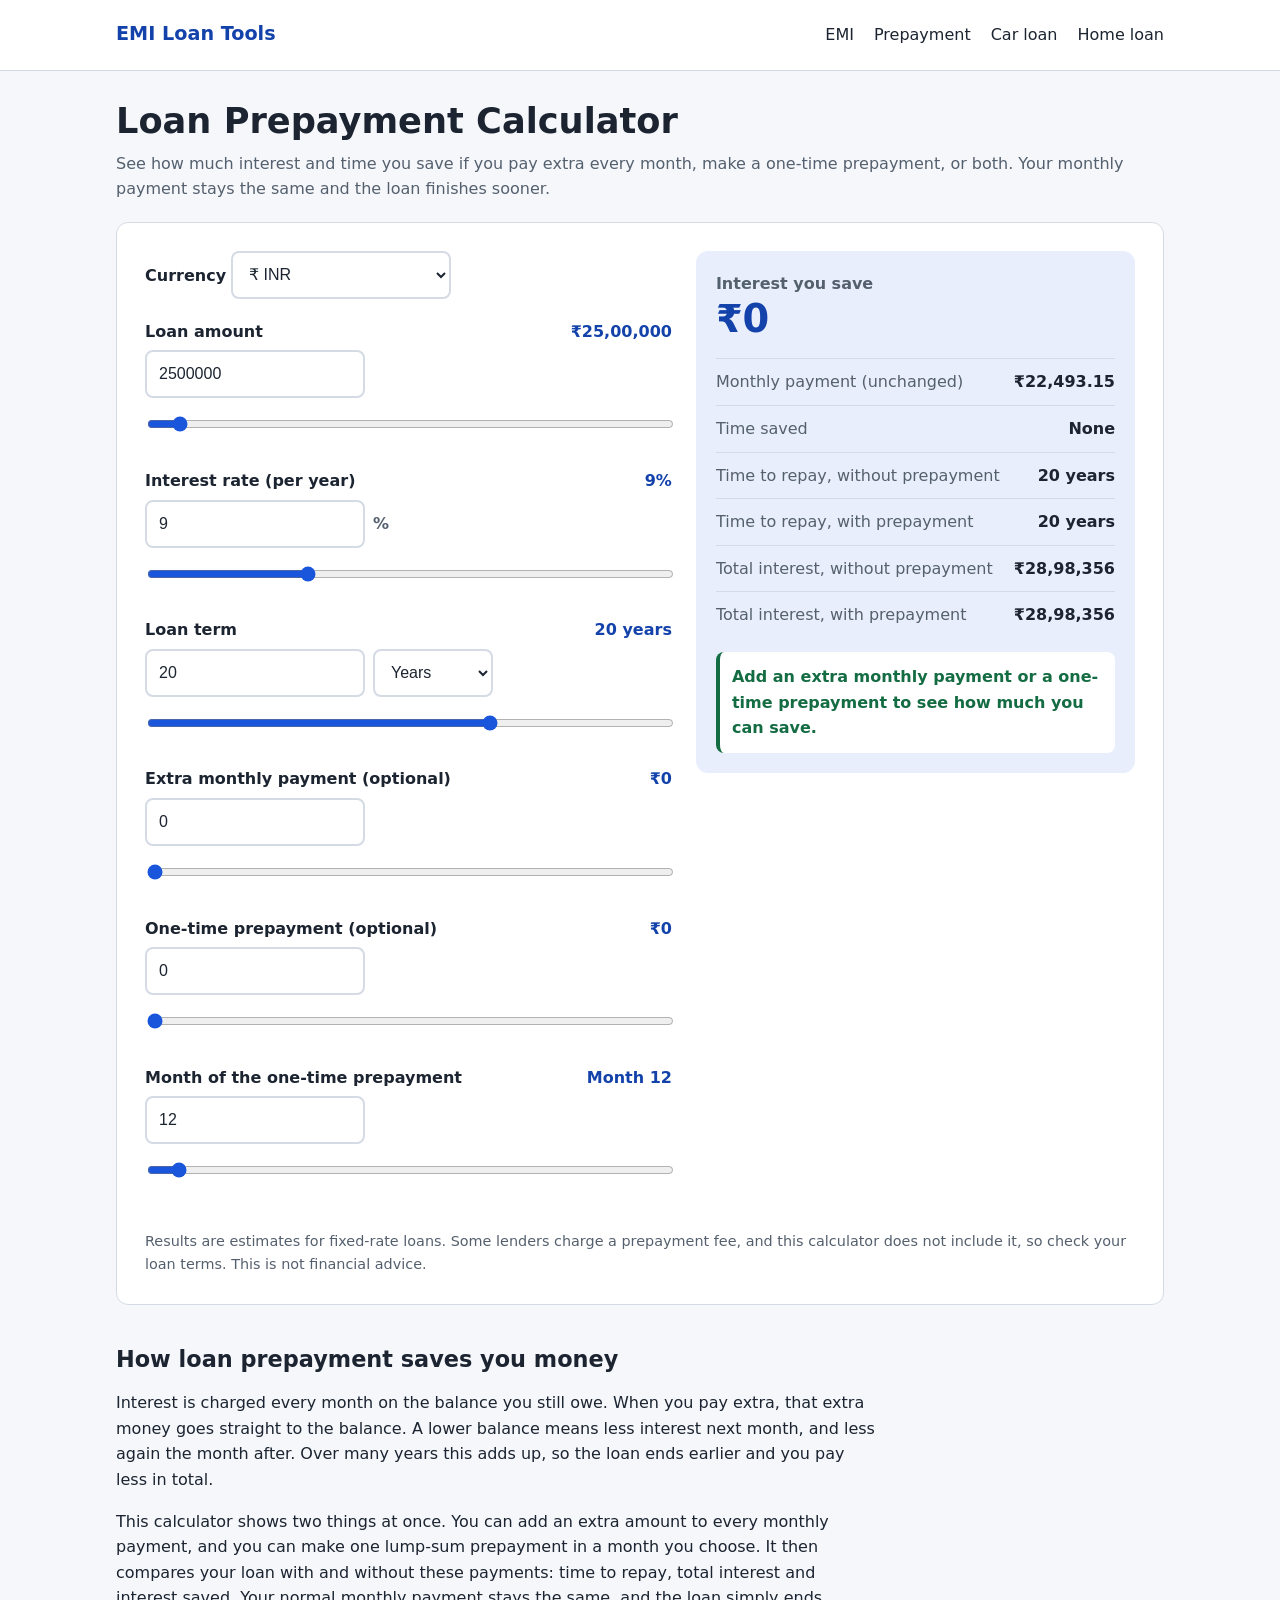
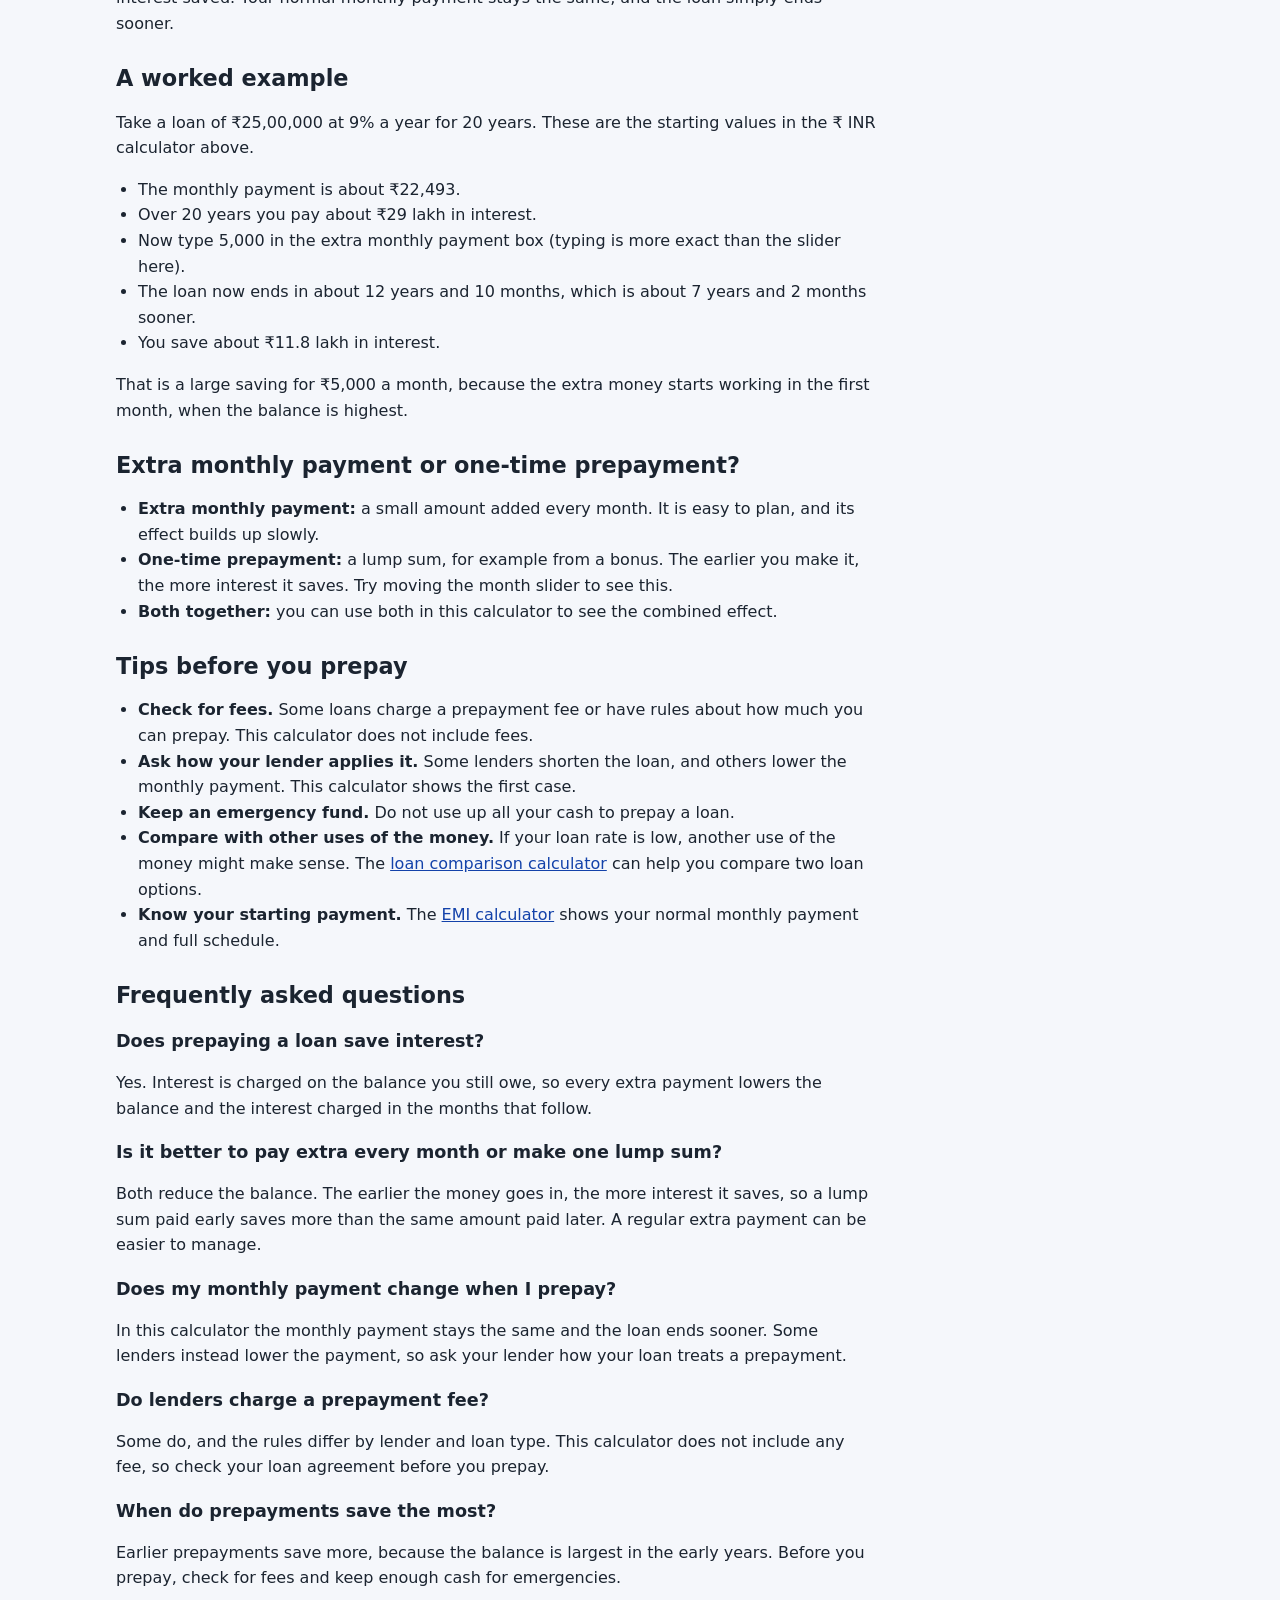
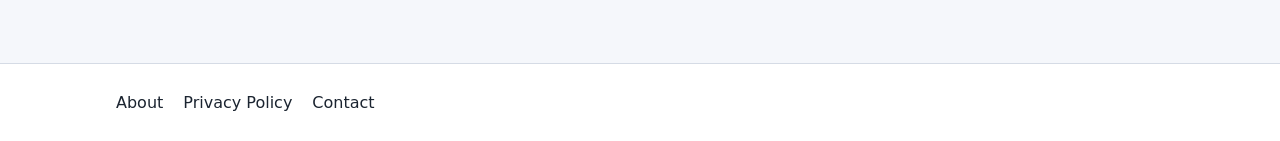
<file: loan-prepayment-calculator/index.html>
<!DOCTYPE html>
<html lang="en">
<head>
  <meta charset="utf-8">
  <meta name="viewport" content="width=device-width, initial-scale=1">
  <title>Loan Prepayment Calculator | EMI Loan Tools</title>
  <meta name="description" content="Free loan prepayment calculator. See how much interest and time you save with extra monthly payments or a one-time prepayment.">
  <link rel="canonical" href="https://emi-loan-tools.netlify.app/loan-prepayment-calculator/">
  <link rel="stylesheet" href="/assets/css/styles.css">
  <script type="application/ld+json">
  {
    "@context": "https://schema.org",
    "@type": "FAQPage",
    "mainEntity": [
      {
        "@type": "Question",
        "name": "Does prepaying a loan save interest?",
        "acceptedAnswer": {
          "@type": "Answer",
          "text": "Yes. Interest is charged on the balance you still owe, so every extra payment lowers the balance and the interest charged in the months that follow."
        }
      },
      {
        "@type": "Question",
        "name": "Is it better to pay extra every month or make one lump sum?",
        "acceptedAnswer": {
          "@type": "Answer",
          "text": "Both reduce the balance. The earlier the money goes in, the more interest it saves, so a lump sum paid early saves more than the same amount paid later. A regular extra payment can be easier to manage."
        }
      },
      {
        "@type": "Question",
        "name": "Does my monthly payment change when I prepay?",
        "acceptedAnswer": {
          "@type": "Answer",
          "text": "In this calculator the monthly payment stays the same and the loan ends sooner. Some lenders instead lower the payment, so ask your lender how your loan treats a prepayment."
        }
      },
      {
        "@type": "Question",
        "name": "Do lenders charge a prepayment fee?",
        "acceptedAnswer": {
          "@type": "Answer",
          "text": "Some do, and the rules differ by lender and loan type. This calculator does not include any fee, so check your loan agreement before you prepay."
        }
      },
      {
        "@type": "Question",
        "name": "When do prepayments save the most?",
        "acceptedAnswer": {
          "@type": "Answer",
          "text": "Earlier prepayments save more, because the balance is largest in the early years. Before you prepay, check for fees and keep enough cash for emergencies."
        }
      }
    ]
  }
  </script>
</head>
<body>
  <a class="skip-link" href="#main">Skip to calculator</a>

  <header class="site-header">
    <div class="container header-inner">
      <a class="brand" href="/">EMI Loan Tools</a>
      <nav aria-label="Main">
        <a href="/emi-calculator/">EMI</a>
        <a href="/loan-prepayment-calculator/">Prepayment</a>
        <a href="/car-loan-calculator/">Car loan</a>
        <a href="/home-loan-calculator/">Home loan</a>
      </nav>
    </div>
  </header>

  <main id="main" class="container">
    <h1>Loan Prepayment Calculator</h1>
    <p class="intro">See how much interest and time you save if you pay extra every month, make a one-time prepayment, or both. Your monthly payment stays the same and the loan finishes sooner.</p>

    <section class="calc" data-prepayment aria-label="Loan prepayment calculator">
      <div class="calc-grid">

        <div class="calc-inputs">
          <div class="field">
            <label for="currency">Currency</label>
            <select id="currency"></select>
          </div>

          <div class="field">
            <div class="field-head">
              <label for="amount-input">Loan amount</label>
              <span class="field-value" id="amount-display"></span>
            </div>
            <div class="input-row"><input type="number" id="amount-input" inputmode="decimal"></div>
            <input type="range" id="amount-slider" aria-label="Loan amount slider">
          </div>

          <div class="field">
            <div class="field-head">
              <label for="rate-input">Interest rate (per year)</label>
              <span class="field-value" id="rate-display"></span>
            </div>
            <div class="input-row"><input type="number" id="rate-input" inputmode="decimal"><span class="suffix">%</span></div>
            <input type="range" id="rate-slider" aria-label="Interest rate slider">
          </div>

          <div class="field">
            <div class="field-head">
              <label for="term-input">Loan term</label>
              <span class="field-value" id="term-display"></span>
            </div>
            <div class="input-row">
              <input type="number" id="term-input" inputmode="decimal">
              <select id="term-unit" aria-label="Term unit">
                <option value="years">Years</option>
                <option value="months">Months</option>
              </select>
            </div>
            <input type="range" id="term-slider" aria-label="Loan term slider">
          </div>

          <div class="field">
            <div class="field-head">
              <label for="extra-input">Extra monthly payment (optional)</label>
              <span class="field-value" id="extra-display"></span>
            </div>
            <div class="input-row"><input type="number" id="extra-input" inputmode="decimal"></div>
            <input type="range" id="extra-slider" aria-label="Extra monthly payment slider">
          </div>

          <div class="field">
            <div class="field-head">
              <label for="lump-input">One-time prepayment (optional)</label>
              <span class="field-value" id="lump-display"></span>
            </div>
            <div class="input-row"><input type="number" id="lump-input" inputmode="decimal"></div>
            <input type="range" id="lump-slider" aria-label="One-time prepayment slider">
          </div>

          <div class="field">
            <div class="field-head">
              <label for="lumpmonth-input">Month of the one-time prepayment</label>
              <span class="field-value" id="lumpmonth-display"></span>
            </div>
            <div class="input-row"><input type="number" id="lumpmonth-input" inputmode="numeric"></div>
            <input type="range" id="lumpmonth-slider" aria-label="Month of one-time prepayment slider">
          </div>
        </div>

        <div class="calc-results" aria-live="polite">
          <p class="result-label">Interest you save</p>
          <p class="result-main" id="res-saved">-</p>
          <dl class="result-list">
            <div><dt>Monthly payment (unchanged)</dt><dd id="res-payment">-</dd></div>
            <div><dt>Time saved</dt><dd id="res-time-saved">-</dd></div>
            <div><dt>Time to repay, without prepayment</dt><dd id="res-orig-length">-</dd></div>
            <div><dt>Time to repay, with prepayment</dt><dd id="res-new-length">-</dd></div>
            <div><dt>Total interest, without prepayment</dt><dd id="res-orig-interest">-</dd></div>
            <div><dt>Total interest, with prepayment</dt><dd id="res-new-interest">-</dd></div>
          </dl>
          <p class="result-saving" id="res-summary"></p>
        </div>

      </div>
      <p class="note">Results are estimates for fixed-rate loans. Some lenders charge a prepayment fee, and this calculator does not include it, so check your loan terms. This is not financial advice.</p>
    </section>

    <section class="content prose" aria-label="About this calculator">
      <h2>How loan prepayment saves you money</h2>
      <p>Interest is charged every month on the balance you still owe. When you pay extra, that extra money goes straight to the balance. A lower balance means less interest next month, and less again the month after. Over many years this adds up, so the loan ends earlier and you pay less in total.</p>
      <p>This calculator shows two things at once. You can add an extra amount to every monthly payment, and you can make one lump-sum prepayment in a month you choose. It then compares your loan with and without these payments: time to repay, total interest and interest saved. Your normal monthly payment stays the same, and the loan simply ends sooner.</p>

      <h2>A worked example</h2>
      <p>Take a loan of ₹25,00,000 at 9% a year for 20 years. These are the starting values in the ₹ INR calculator above.</p>
      <ul>
        <li>The monthly payment is about ₹22,493.</li>
        <li>Over 20 years you pay about ₹29 lakh in interest.</li>
        <li>Now type 5,000 in the extra monthly payment box (typing is more exact than the slider here).</li>
        <li>The loan now ends in about 12 years and 10 months, which is about 7 years and 2 months sooner.</li>
        <li>You save about ₹11.8 lakh in interest.</li>
      </ul>
      <p>That is a large saving for ₹5,000 a month, because the extra money starts working in the first month, when the balance is highest.</p>

      <h2>Extra monthly payment or one-time prepayment?</h2>
      <ul>
        <li><strong>Extra monthly payment:</strong> a small amount added every month. It is easy to plan, and its effect builds up slowly.</li>
        <li><strong>One-time prepayment:</strong> a lump sum, for example from a bonus. The earlier you make it, the more interest it saves. Try moving the month slider to see this.</li>
        <li><strong>Both together:</strong> you can use both in this calculator to see the combined effect.</li>
      </ul>

      <h2>Tips before you prepay</h2>
      <ul>
        <li><strong>Check for fees.</strong> Some loans charge a prepayment fee or have rules about how much you can prepay. This calculator does not include fees.</li>
        <li><strong>Ask how your lender applies it.</strong> Some lenders shorten the loan, and others lower the monthly payment. This calculator shows the first case.</li>
        <li><strong>Keep an emergency fund.</strong> Do not use up all your cash to prepay a loan.</li>
        <li><strong>Compare with other uses of the money.</strong> If your loan rate is low, another use of the money might make sense. The <a href="/loan-comparison-calculator/">loan comparison calculator</a> can help you compare two loan options.</li>
        <li><strong>Know your starting payment.</strong> The <a href="/emi-calculator/">EMI calculator</a> shows your normal monthly payment and full schedule.</li>
      </ul>

      <h2>Frequently asked questions</h2>

      <h3>Does prepaying a loan save interest?</h3>
      <p>Yes. Interest is charged on the balance you still owe, so every extra payment lowers the balance and the interest charged in the months that follow.</p>

      <h3>Is it better to pay extra every month or make one lump sum?</h3>
      <p>Both reduce the balance. The earlier the money goes in, the more interest it saves, so a lump sum paid early saves more than the same amount paid later. A regular extra payment can be easier to manage.</p>

      <h3>Does my monthly payment change when I prepay?</h3>
      <p>In this calculator the monthly payment stays the same and the loan ends sooner. Some lenders instead lower the payment, so ask your lender how your loan treats a prepayment.</p>

      <h3>Do lenders charge a prepayment fee?</h3>
      <p>Some do, and the rules differ by lender and loan type. This calculator does not include any fee, so check your loan agreement before you prepay.</p>

      <h3>When do prepayments save the most?</h3>
      <p>Earlier prepayments save more, because the balance is largest in the early years. Before you prepay, check for fees and keep enough cash for emergencies.</p>
    </section>
  </main>

  <footer class="site-footer">
    <div class="container">
      <nav aria-label="Footer">
        <a href="/about/">About</a>
        <a href="/privacy-policy/">Privacy Policy</a>
        <a href="/contact/">Contact</a>
      </nav>
    </div>
  </footer>

  <script src="/assets/js/settings.js" defer></script>
  <script src="/assets/js/currency.js" defer></script>
  <script src="/assets/js/engine.js" defer></script>
  <script src="/assets/js/prepayment.js" defer></script>
</body>
</html>
</file>
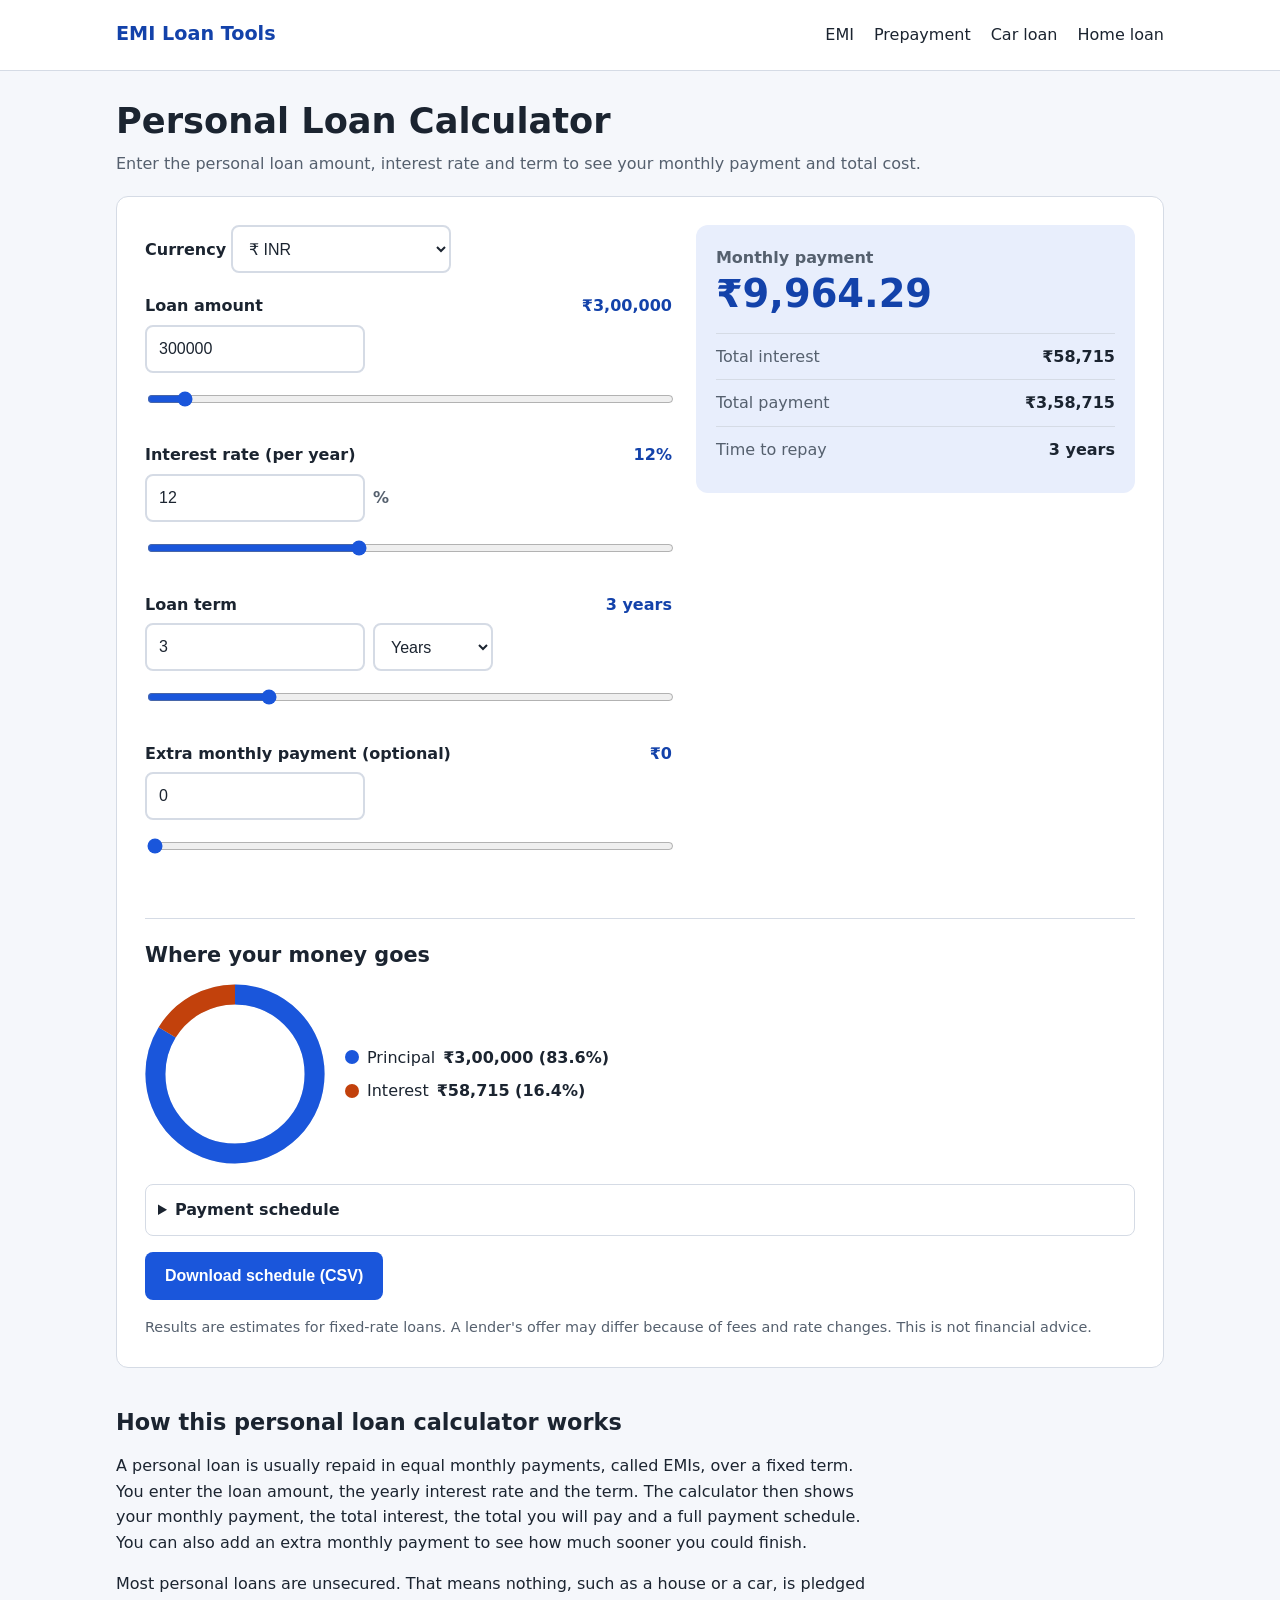
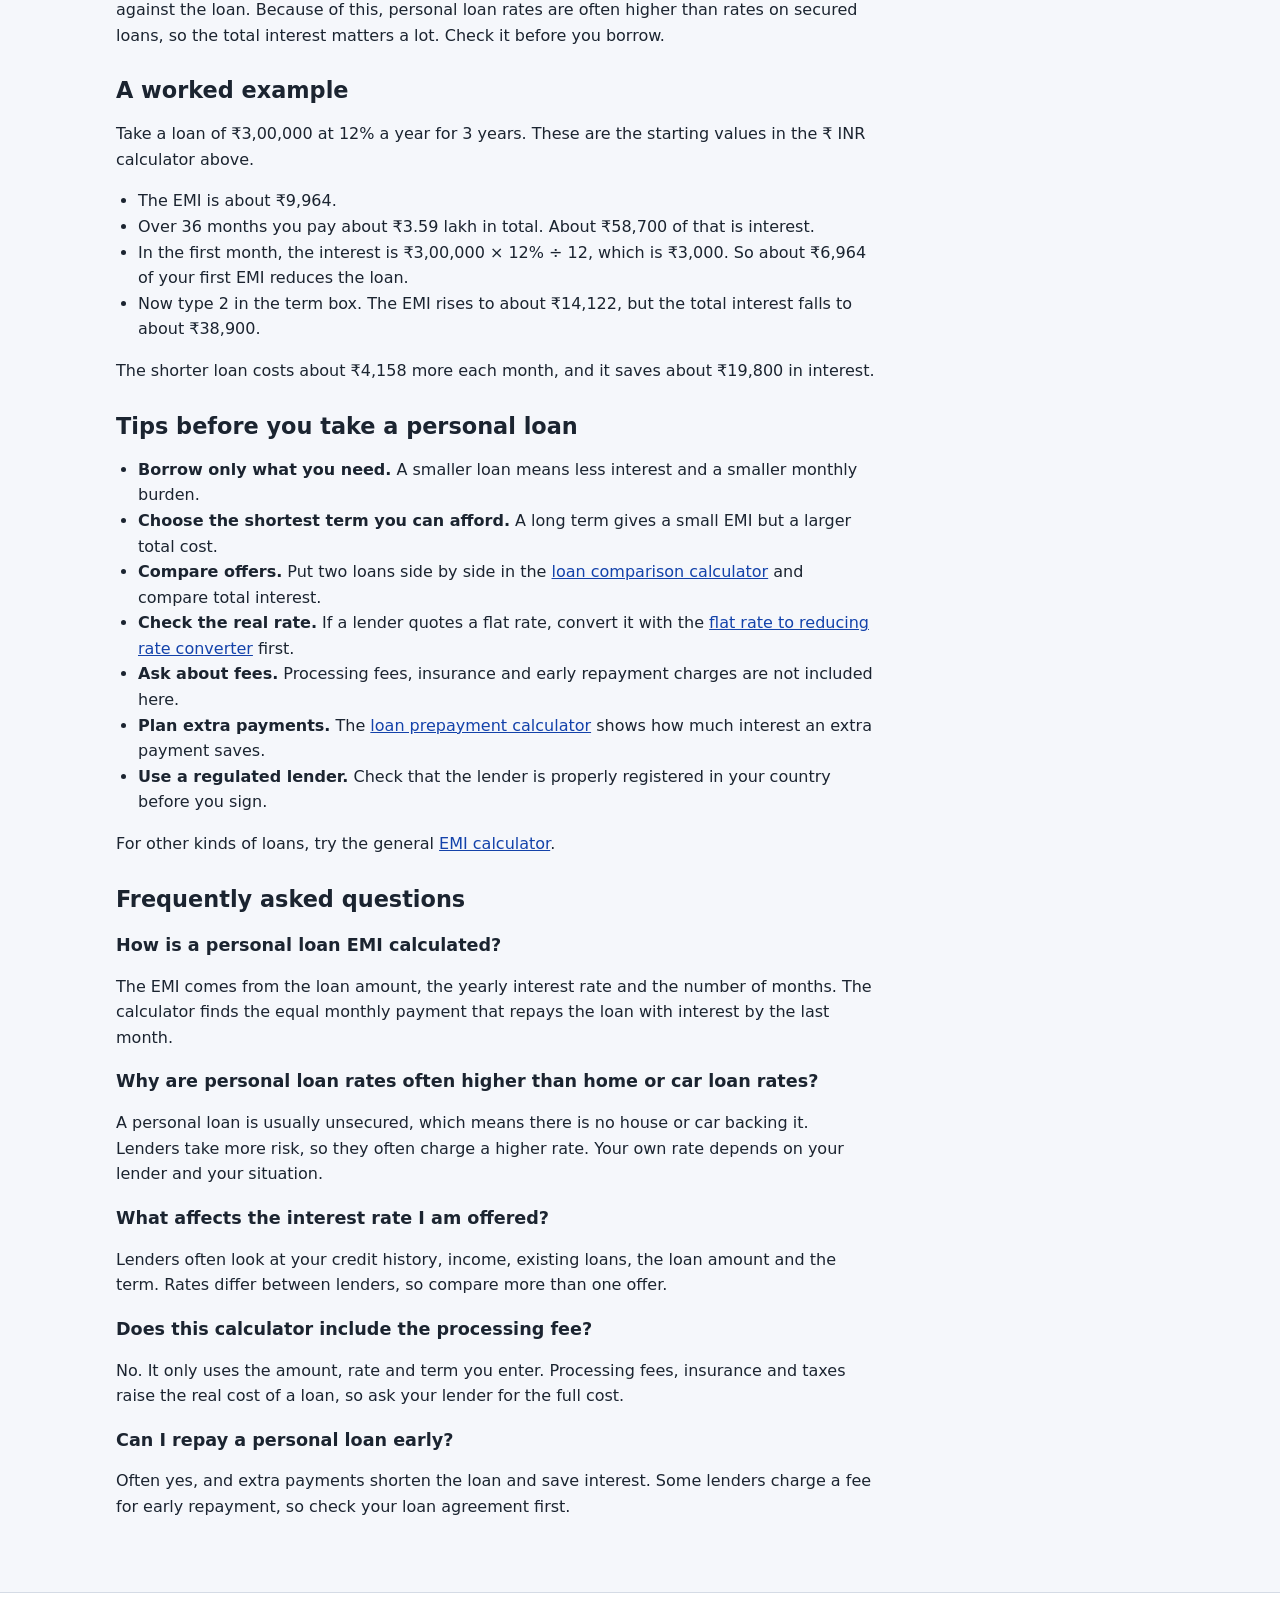
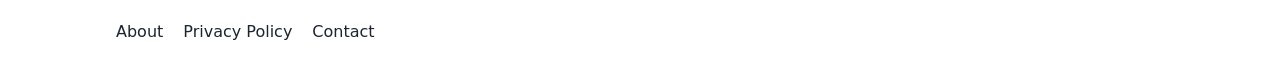
<file: personal-loan-calculator/index.html>
<!DOCTYPE html>
<html lang="en">
<head>
  <meta charset="utf-8">
  <meta name="viewport" content="width=device-width, initial-scale=1">
    <title>Personal Loan Calculator | EMI Loan Tools</title>
  <meta name="description" content="Free personal loan calculator. Enter the amount, rate and term to see your monthly payment, total interest and a full payment schedule.">
  <link rel="canonical" href="https://emi-loan-tools.netlify.app/personal-loan-calculator/">
  <link rel="stylesheet" href="/assets/css/styles.css">
  <script type="application/ld+json">
  {
    "@context": "https://schema.org",
    "@type": "FAQPage",
    "mainEntity": [
      {
        "@type": "Question",
        "name": "How is a personal loan EMI calculated?",
        "acceptedAnswer": {
          "@type": "Answer",
          "text": "The EMI comes from the loan amount, the yearly interest rate and the number of months. The calculator finds the equal monthly payment that repays the loan with interest by the last month."
        }
      },
      {
        "@type": "Question",
        "name": "Why are personal loan rates often higher than home or car loan rates?",
        "acceptedAnswer": {
          "@type": "Answer",
          "text": "A personal loan is usually unsecured, which means there is no house or car backing it. Lenders take more risk, so they often charge a higher rate. Your own rate depends on your lender and your situation."
        }
      },
      {
        "@type": "Question",
        "name": "What affects the interest rate I am offered?",
        "acceptedAnswer": {
          "@type": "Answer",
          "text": "Lenders often look at your credit history, income, existing loans, the loan amount and the term. Rates differ between lenders, so compare more than one offer."
        }
      },
      {
        "@type": "Question",
        "name": "Does this calculator include the processing fee?",
        "acceptedAnswer": {
          "@type": "Answer",
          "text": "No. It only uses the amount, rate and term you enter. Processing fees, insurance and taxes raise the real cost of a loan, so ask your lender for the full cost."
        }
      },
      {
        "@type": "Question",
        "name": "Can I repay a personal loan early?",
        "acceptedAnswer": {
          "@type": "Answer",
          "text": "Often yes, and extra payments shorten the loan and save interest. Some lenders charge a fee for early repayment, so check your loan agreement first."
        }
      }
    ]
  }
  </script>
</head>
<body>
  <a class="skip-link" href="#main">Skip to calculator</a>

  <header class="site-header">
    <div class="container header-inner">
      <a class="brand" href="/">EMI Loan Tools</a>
      <nav aria-label="Main">
        <a href="/emi-calculator/">EMI</a>
        <a href="/loan-prepayment-calculator/">Prepayment</a>
        <a href="/car-loan-calculator/">Car loan</a>
        <a href="/home-loan-calculator/">Home loan</a>
      </nav>
    </div>
  </header>

  <main id="main" class="container">
    <h1>Personal Loan Calculator</h1>
    <p class="intro">Enter the personal loan amount, interest rate and term to see your monthly payment and total cost.</p>

    <section class="calc" data-loan-type="personal-loan" aria-label="Loan calculator">
      <div class="calc-grid">

        <div class="calc-inputs">
          <div class="field">
            <label for="currency">Currency</label>
            <select id="currency"></select>
          </div>

          <div class="field">
            <div class="field-head">
              <label for="amount-input">Loan amount</label>
              <span class="field-value" id="amount-display"></span>
            </div>
            <div class="input-row"><input type="number" id="amount-input" inputmode="decimal"></div>
            <input type="range" id="amount-slider" aria-label="Loan amount slider">
          </div>

          <div class="field">
            <div class="field-head">
              <label for="rate-input">Interest rate (per year)</label>
              <span class="field-value" id="rate-display"></span>
            </div>
            <div class="input-row"><input type="number" id="rate-input" inputmode="decimal"><span class="suffix">%</span></div>
            <input type="range" id="rate-slider" aria-label="Interest rate slider">
          </div>

          <div class="field">
            <div class="field-head">
              <label for="term-input">Loan term</label>
              <span class="field-value" id="term-display"></span>
            </div>
            <div class="input-row">
              <input type="number" id="term-input" inputmode="decimal">
              <select id="term-unit" aria-label="Term unit">
                <option value="years">Years</option>
                <option value="months">Months</option>
              </select>
            </div>
            <input type="range" id="term-slider" aria-label="Loan term slider">
          </div>

          <div class="field">
            <div class="field-head">
              <label for="extra-input">Extra monthly payment (optional)</label>
              <span class="field-value" id="extra-display"></span>
            </div>
            <div class="input-row"><input type="number" id="extra-input" inputmode="decimal"></div>
            <input type="range" id="extra-slider" aria-label="Extra monthly payment slider">
          </div>
        </div>

        <div class="calc-results" aria-live="polite">
          <p class="result-label">Monthly payment</p>
          <p class="result-main" id="res-payment">-</p>
          <dl class="result-list">
            <div><dt>Total interest</dt><dd id="res-interest">-</dd></div>
            <div><dt>Total payment</dt><dd id="res-total">-</dd></div>
            <div><dt>Time to repay</dt><dd id="res-length">-</dd></div>
          </dl>
          <p class="result-saving" id="res-saving" hidden></p>
        </div>

      </div>

      <div class="calc-extra">
        <h2>Where your money goes</h2>
        <div class="chart-wrap">
          <svg id="donut" viewBox="0 0 36 36" role="img" aria-label="Principal versus interest chart">
            <circle class="donut-ring" cx="18" cy="18" r="15.9155"></circle>
            <circle class="donut-principal" id="donut-principal" cx="18" cy="18" r="15.9155" transform="rotate(-90 18 18)"></circle>
            <circle class="donut-interest" id="donut-interest" cx="18" cy="18" r="15.9155" transform="rotate(-90 18 18)"></circle>
          </svg>
          <ul class="legend">
            <li><span class="dot dot-principal"></span>Principal <strong id="leg-principal"></strong></li>
            <li><span class="dot dot-interest"></span>Interest <strong id="leg-interest"></strong></li>
          </ul>
        </div>

        <details class="schedule" id="schedule">
          <summary>Payment schedule</summary>
          <div class="table-wrap">
            <table>
              <caption>Yearly summary</caption>
              <thead>
                <tr><th scope="col">Year</th><th scope="col">Principal paid</th><th scope="col">Interest paid</th><th scope="col">Balance left</th></tr>
              </thead>
              <tbody id="year-rows"></tbody>
            </table>
          </div>
          <details id="monthly-details">
            <summary>Show month-by-month schedule</summary>
            <div class="table-wrap table-scroll">
              <table>
                <caption>Monthly schedule</caption>
                <thead>
                  <tr><th scope="col">Month</th><th scope="col">Payment</th><th scope="col">Principal</th><th scope="col">Interest</th><th scope="col">Balance</th></tr>
                </thead>
                <tbody id="month-rows"></tbody>
              </table>
            </div>
          </details>
        </details>

        <button type="button" id="download-csv" class="btn">Download schedule (CSV)</button>
      </div>

      <p class="note">Results are estimates for fixed-rate loans. A lender's offer may differ because of fees and rate changes. This is not financial advice.</p>
    </section>
        <section class="content prose" aria-label="About this calculator">
      <h2>How this personal loan calculator works</h2>
      <p>A personal loan is usually repaid in equal monthly payments, called EMIs, over a fixed term. You enter the loan amount, the yearly interest rate and the term. The calculator then shows your monthly payment, the total interest, the total you will pay and a full payment schedule. You can also add an extra monthly payment to see how much sooner you could finish.</p>
      <p>Most personal loans are unsecured. That means nothing, such as a house or a car, is pledged against the loan. Because of this, personal loan rates are often higher than rates on secured loans, so the total interest matters a lot. Check it before you borrow.</p>

      <h2>A worked example</h2>
      <p>Take a loan of ₹3,00,000 at 12% a year for 3 years. These are the starting values in the ₹ INR calculator above.</p>
      <ul>
        <li>The EMI is about ₹9,964.</li>
        <li>Over 36 months you pay about ₹3.59 lakh in total. About ₹58,700 of that is interest.</li>
        <li>In the first month, the interest is ₹3,00,000 × 12% ÷ 12, which is ₹3,000. So about ₹6,964 of your first EMI reduces the loan.</li>
        <li>Now type 2 in the term box. The EMI rises to about ₹14,122, but the total interest falls to about ₹38,900.</li>
      </ul>
      <p>The shorter loan costs about ₹4,158 more each month, and it saves about ₹19,800 in interest.</p>

      <h2>Tips before you take a personal loan</h2>
      <ul>
        <li><strong>Borrow only what you need.</strong> A smaller loan means less interest and a smaller monthly burden.</li>
        <li><strong>Choose the shortest term you can afford.</strong> A long term gives a small EMI but a larger total cost.</li>
        <li><strong>Compare offers.</strong> Put two loans side by side in the <a href="/loan-comparison-calculator/">loan comparison calculator</a> and compare total interest.</li>
        <li><strong>Check the real rate.</strong> If a lender quotes a flat rate, convert it with the <a href="/flat-to-reducing-rate-converter/">flat rate to reducing rate converter</a> first.</li>
        <li><strong>Ask about fees.</strong> Processing fees, insurance and early repayment charges are not included here.</li>
        <li><strong>Plan extra payments.</strong> The <a href="/loan-prepayment-calculator/">loan prepayment calculator</a> shows how much interest an extra payment saves.</li>
        <li><strong>Use a regulated lender.</strong> Check that the lender is properly registered in your country before you sign.</li>
      </ul>
      <p>For other kinds of loans, try the general <a href="/emi-calculator/">EMI calculator</a>.</p>

      <h2>Frequently asked questions</h2>

      <h3>How is a personal loan EMI calculated?</h3>
      <p>The EMI comes from the loan amount, the yearly interest rate and the number of months. The calculator finds the equal monthly payment that repays the loan with interest by the last month.</p>

      <h3>Why are personal loan rates often higher than home or car loan rates?</h3>
      <p>A personal loan is usually unsecured, which means there is no house or car backing it. Lenders take more risk, so they often charge a higher rate. Your own rate depends on your lender and your situation.</p>

      <h3>What affects the interest rate I am offered?</h3>
      <p>Lenders often look at your credit history, income, existing loans, the loan amount and the term. Rates differ between lenders, so compare more than one offer.</p>

      <h3>Does this calculator include the processing fee?</h3>
      <p>No. It only uses the amount, rate and term you enter. Processing fees, insurance and taxes raise the real cost of a loan, so ask your lender for the full cost.</p>

      <h3>Can I repay a personal loan early?</h3>
      <p>Often yes, and extra payments shorten the loan and save interest. Some lenders charge a fee for early repayment, so check your loan agreement first.</p>
    </section>
  </main>

  <footer class="site-footer">
    <div class="container">
      <nav aria-label="Footer">
        <a href="/about/">About</a>
        <a href="/privacy-policy/">Privacy Policy</a>
        <a href="/contact/">Contact</a>
      </nav>
    </div>
  </footer>

  <script src="/assets/js/settings.js" defer></script>
  <script src="/assets/js/currency.js" defer></script>
  <script src="/assets/js/engine.js" defer></script>
  <script src="/assets/js/app.js" defer></script>
</body>
</html>
</file>
<file: assets/css/styles.css>
:root {
  --bg: #f5f7fb;
  --surface: #ffffff;
  --text: #1b2430;
  --muted: #55606e;
  --primary: #1a56db;
  --primary-dark: #1342aa;
  --primary-soft: #e8eefc;
  --border: #d5dbe5;
  --good: #146c43;
  --focus: #f59e0b;
  --radius: 12px;
  --interest: #c2410c;
}

* { box-sizing: border-box; }

body {
  margin: 0;
  background: var(--bg);
  color: var(--text);
  font-family: system-ui, -apple-system, "Segoe UI", Roboto, Arial, sans-serif;
  line-height: 1.6;
}

.container { max-width: 1080px; margin: 0 auto; padding: 0 16px; }

:focus-visible { outline: 3px solid var(--focus); outline-offset: 2px; }

.skip-link {
  position: absolute; left: -999px; top: 8px;
  background: var(--primary); color: #fff; padding: 8px 12px; border-radius: 8px;
}
.skip-link:focus { left: 8px; z-index: 10; }

.site-header { background: var(--surface); border-bottom: 1px solid var(--border); }
.header-inner { display: flex; flex-wrap: wrap; align-items: center; justify-content: space-between; gap: 8px 24px; padding-top: 12px; padding-bottom: 12px; }
.brand { font-weight: 700; font-size: 1.2rem; color: var(--primary-dark); text-decoration: none; }
.site-header nav, .site-footer nav { display: flex; flex-wrap: wrap; gap: 4px 20px; }
.site-header nav a, .site-footer nav a { color: var(--text); text-decoration: none; padding: 10px 0; min-height: 44px; }
.site-header nav a:hover, .site-footer nav a:hover { color: var(--primary); text-decoration: underline; }
.site-footer { margin-top: 48px; padding: 16px 0; background: var(--surface); border-top: 1px solid var(--border); }

h1 { font-size: 1.8rem; line-height: 1.25; margin: 28px 0 8px; }
.intro { color: var(--muted); margin: 0 0 20px; }

.calc { background: var(--surface); border: 1px solid var(--border); border-radius: var(--radius); padding: 16px; }
.calc-grid { display: grid; gap: 24px; }

.field { margin-bottom: 20px; }
.field-head { display: flex; justify-content: space-between; align-items: baseline; gap: 12px; margin-bottom: 6px; }
label { font-weight: 600; }
.field-value { color: var(--primary-dark); font-weight: 700; white-space: nowrap; }

.input-row { display: flex; align-items: center; gap: 8px; margin-bottom: 8px; }
.suffix { color: var(--muted); font-weight: 600; }

input[type="number"], select {
  min-height: 48px;
  padding: 8px 12px;
  font-size: 16px;
  color: var(--text);
  background: #fff;
  border: 2px solid var(--border);
  border-radius: 8px;
}
input[type="number"] { width: 100%; max-width: 220px; }
select { min-width: 120px; }
#currency { width: 100%; max-width: 220px; }
input[type="number"]:focus, select:focus { border-color: var(--primary); }

input[type="range"] { width: 100%; height: 32px; accent-color: var(--primary); cursor: pointer; }

.calc-results { background: var(--primary-soft); border-radius: var(--radius); padding: 20px; align-self: start; }
.result-label { margin: 0; color: var(--muted); font-weight: 600; }
.result-main { margin: 0 0 16px; font-size: 2.4rem; font-weight: 800; line-height: 1.2; color: var(--primary-dark); overflow-wrap: anywhere; }
.result-list { margin: 0; }
.result-list div { display: flex; justify-content: space-between; gap: 12px; padding: 10px 0; border-top: 1px solid var(--border); }
.result-list dt { color: var(--muted); }
.result-list dd { margin: 0; font-weight: 700; text-align: right; }
.result-saving { margin: 14px 0 0; padding: 12px; background: #fff; border-left: 4px solid var(--good); border-radius: 8px; color: var(--good); font-weight: 600; }

.note { margin: 16px 0 0; font-size: 0.9rem; color: var(--muted); }

.calc-extra { margin-top: 28px; border-top: 1px solid var(--border); padding-top: 20px; }
.calc-extra h2 { font-size: 1.3rem; margin: 0 0 12px; }

.chart-wrap { display: flex; flex-wrap: wrap; align-items: center; gap: 20px; margin-bottom: 20px; }
#donut { width: 180px; height: 180px; }
.donut-ring, .donut-principal, .donut-interest { fill: none; stroke-width: 4; }
.donut-ring { stroke: var(--border); }
.donut-principal { stroke: var(--primary); }
.donut-interest { stroke: var(--interest); }

.legend { list-style: none; margin: 0; padding: 0; }
.legend li { display: flex; align-items: center; gap: 8px; padding: 4px 0; flex-wrap: wrap; }
.dot { display: inline-block; width: 14px; height: 14px; border-radius: 50%; }
.dot-principal { background: var(--primary); }
.dot-interest { background: var(--interest); }

.schedule, #monthly-details { border: 1px solid var(--border); border-radius: 8px; padding: 0 12px; margin-bottom: 16px; }
summary { cursor: pointer; font-weight: 600; padding: 12px 0; min-height: 44px; }

.table-wrap { overflow-x: auto; }
.table-scroll { max-height: 420px; overflow: auto; }
table { width: 100%; border-collapse: collapse; margin-bottom: 12px; font-size: 0.95rem; }
caption { text-align: left; font-weight: 600; padding: 8px 0; }
th, td { padding: 8px 10px; text-align: right; border-bottom: 1px solid var(--border); white-space: nowrap; }
th:first-child, td:first-child { text-align: left; }
th { background: var(--primary-soft); }

.btn { min-height: 48px; padding: 10px 20px; font-size: 1rem; font-weight: 600; color: #fff; background: var(--primary); border: none; border-radius: 8px; cursor: pointer; }
.btn:hover { background: var(--primary-dark); }

@media (min-width: 860px) {
  .calc { padding: 28px; }
  .calc-grid { grid-template-columns: 1.2fr 1fr; }
  h1 { font-size: 2.2rem; }
}

.compare-loans { display: grid; gap: 20px; margin-bottom: 24px; }
.loan-card { background: var(--surface); border: 1px solid var(--border); border-radius: var(--radius); padding: 16px; }
.loan-card h2 { font-size: 1.2rem; margin: 0 0 16px; color: var(--primary-dark); }

.compare-results h2 { font-size: 1.3rem; margin: 0 0 12px; }
.compare-results .result-saving { margin: 0 0 14px; }
.compare-results .table-wrap { background: #fff; border-radius: 8px; padding: 4px 8px; }
.compare-results tbody th { background: transparent; font-weight: 600; text-align: left; }
.compare-results td { font-weight: 600; }

@media (min-width: 860px) {
  .compare-loans { grid-template-columns: 1fr 1fr; }
}

.prose { max-width: 760px; padding-bottom: 8px; }
.prose h2 { font-size: 1.4rem; line-height: 1.3; margin: 28px 0 8px; }
.prose p, .prose li { color: var(--text); }
.prose ul { padding-left: 22px; }
.prose a { color: var(--primary-dark); }
.prose code { background: var(--primary-soft); padding: 2px 6px; border-radius: 4px; overflow-wrap: anywhere; }

.content { margin-top: 40px; }
.prose h3 { font-size: 1.1rem; line-height: 1.35; margin: 20px 0 6px; }
</file>
